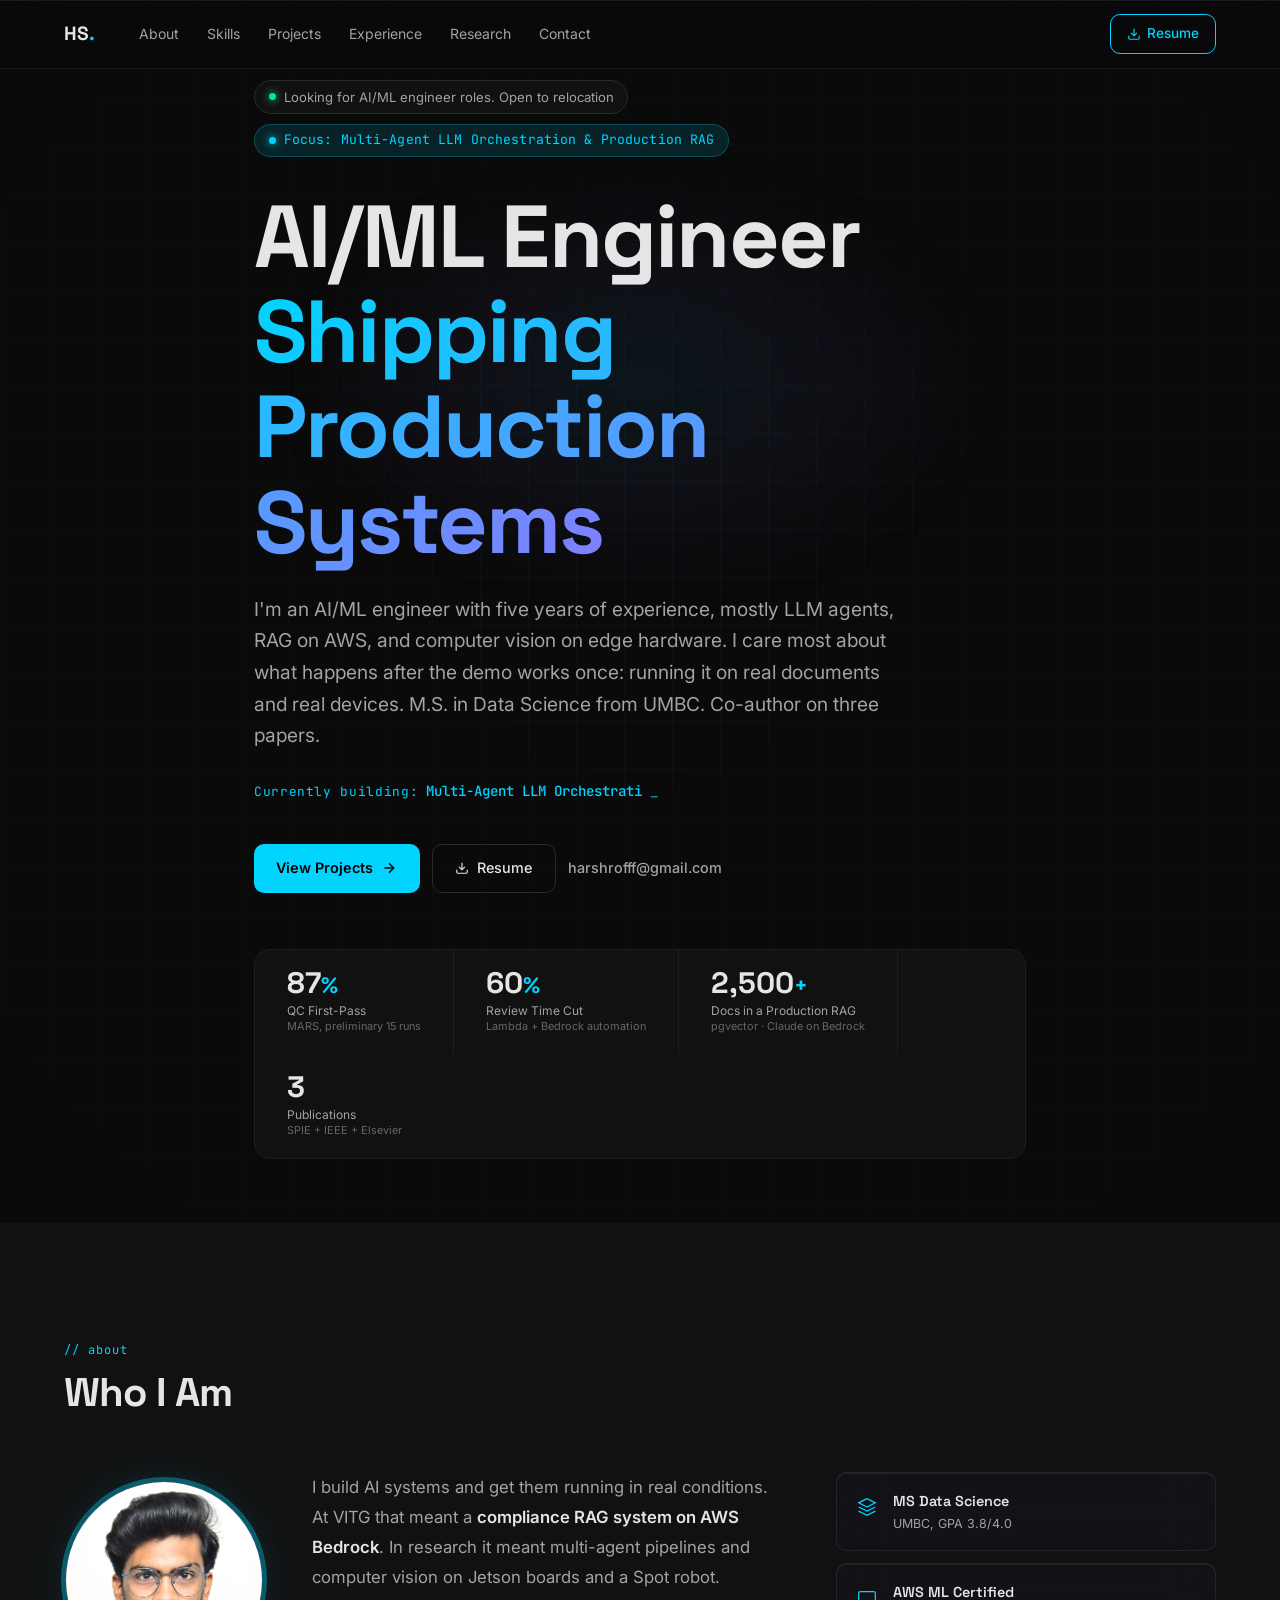
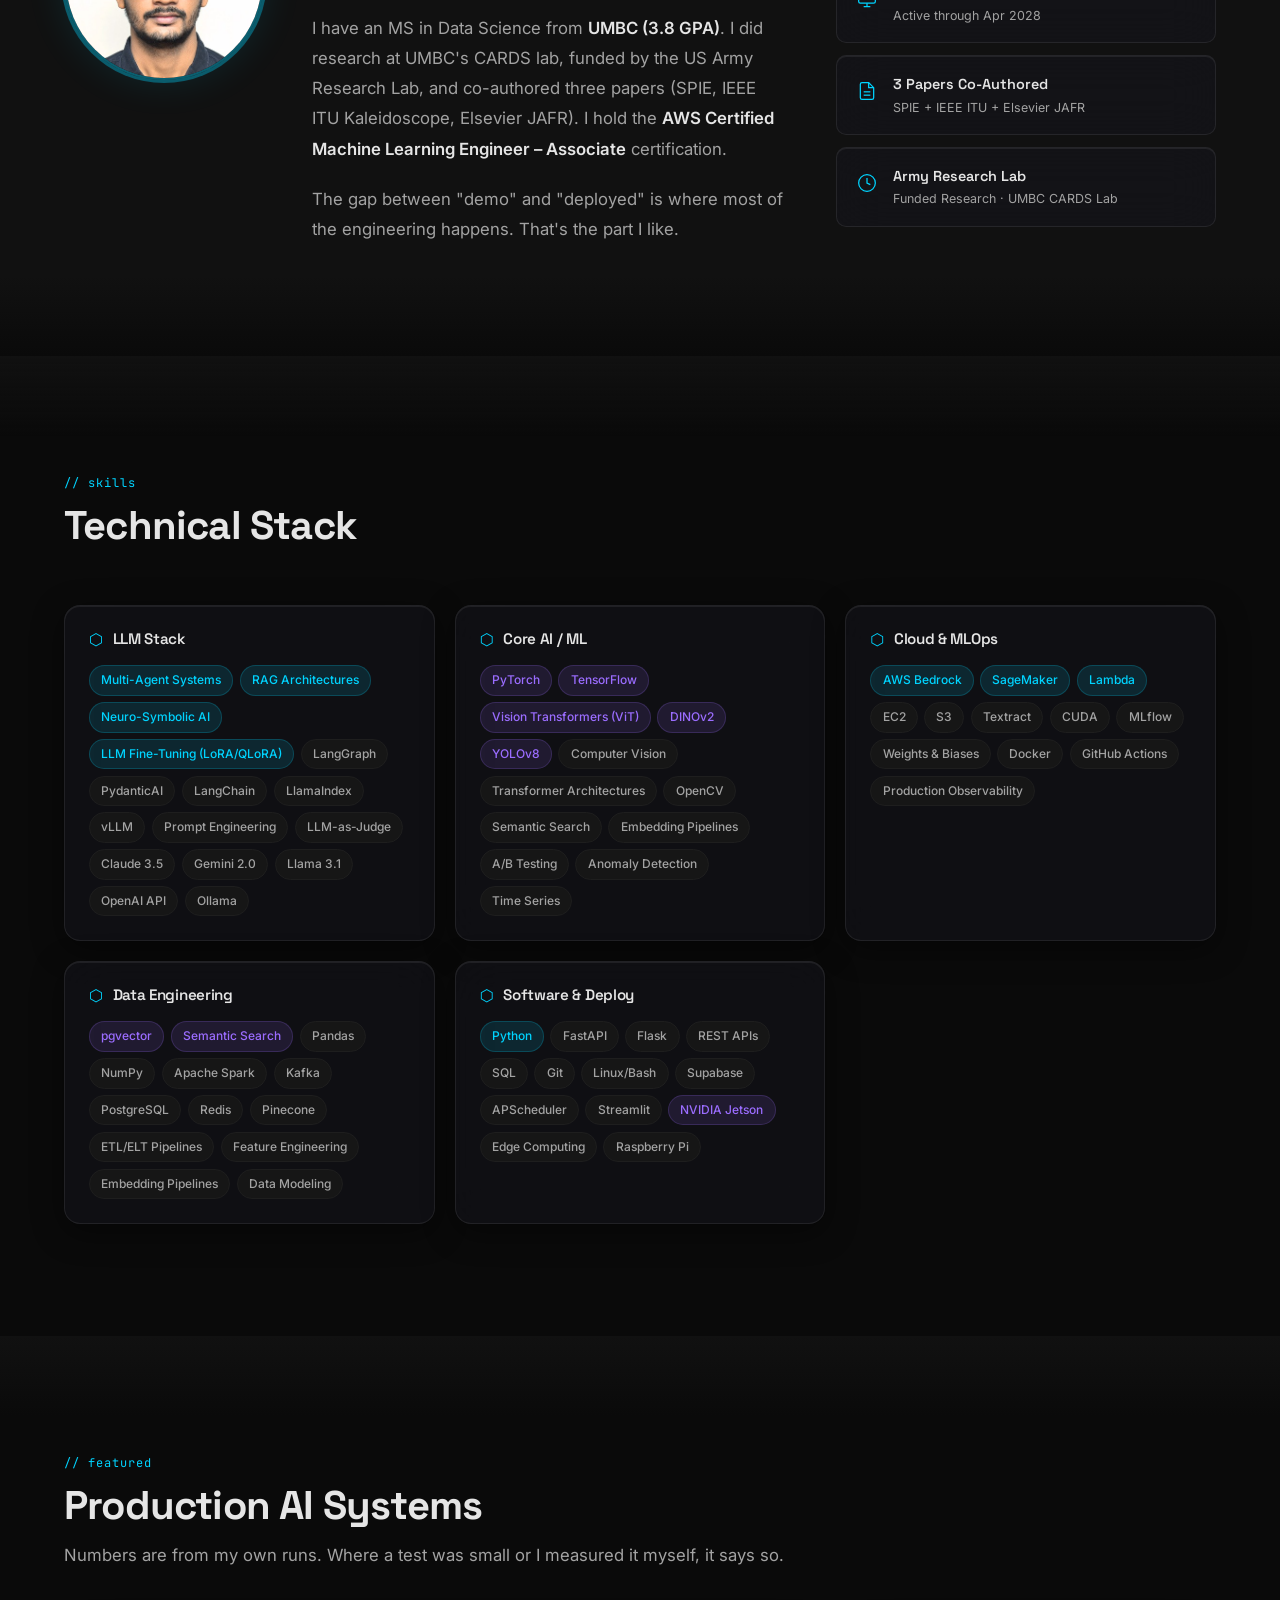
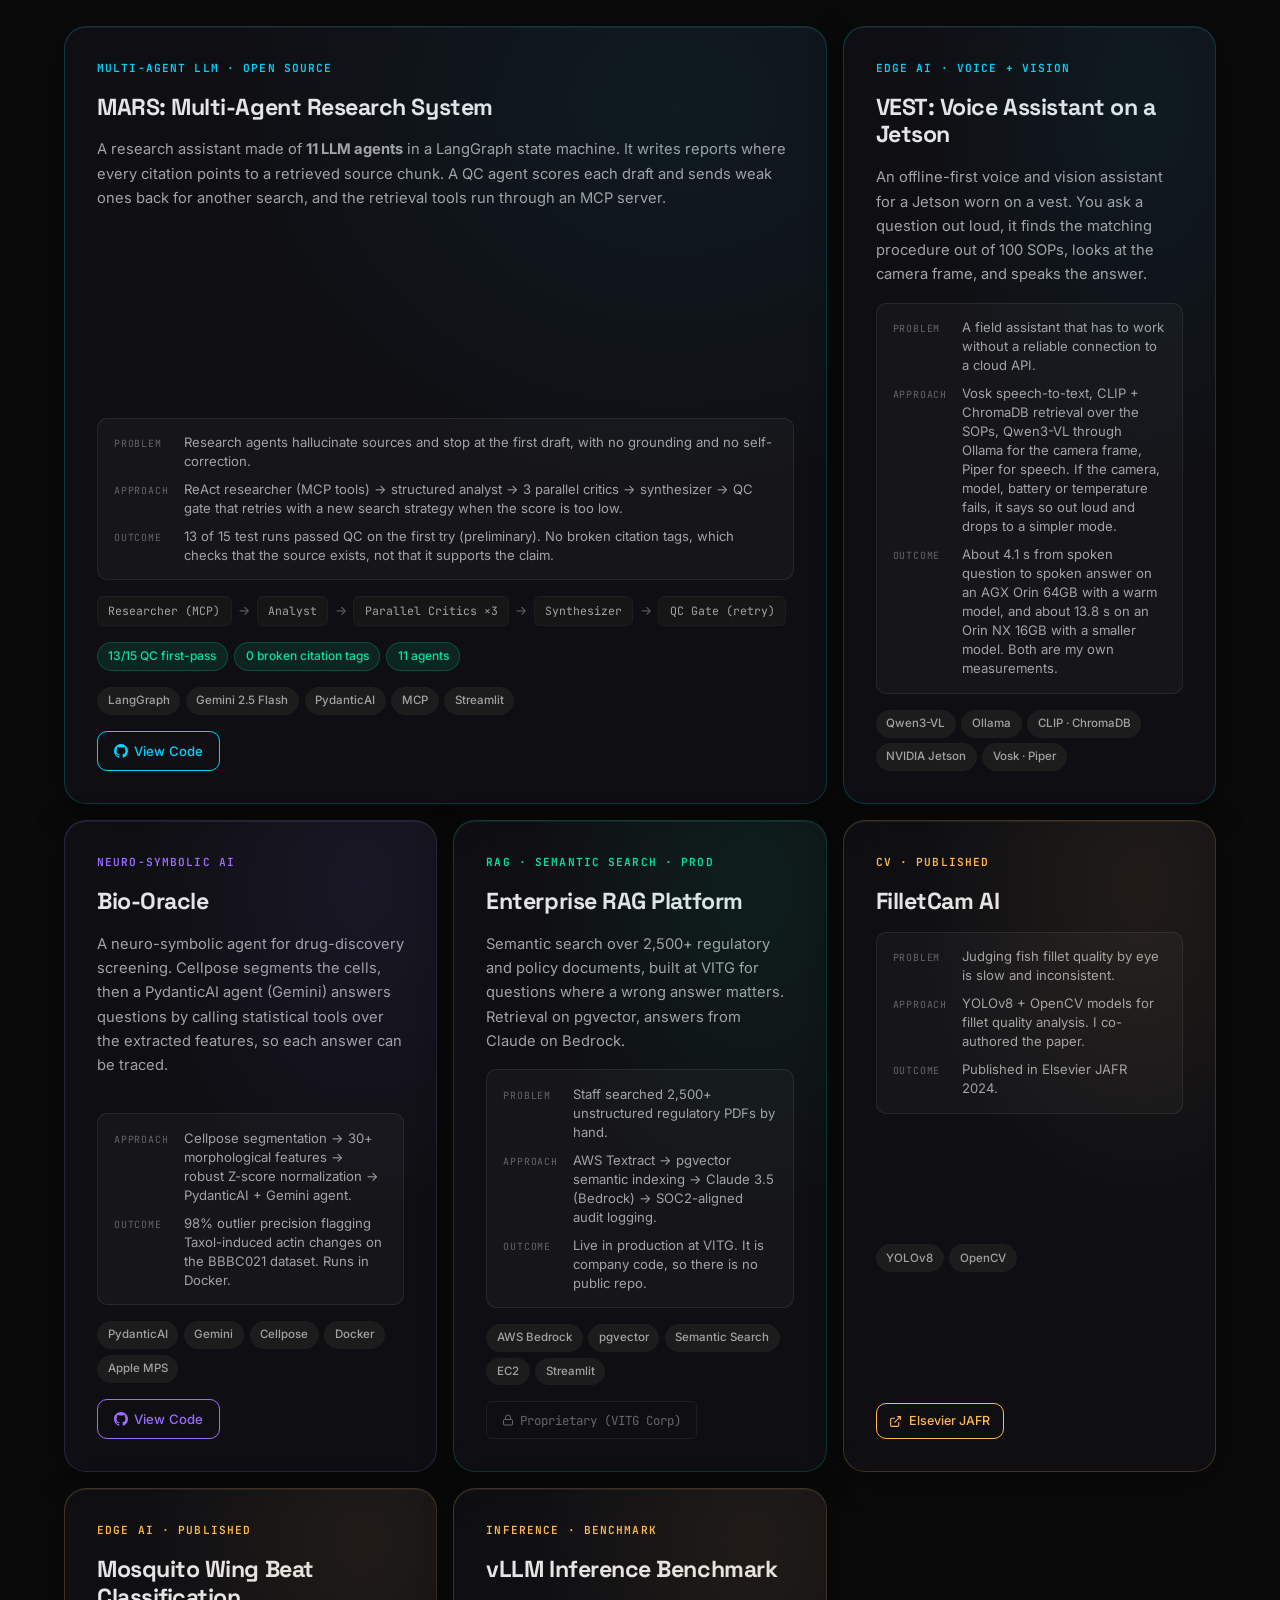
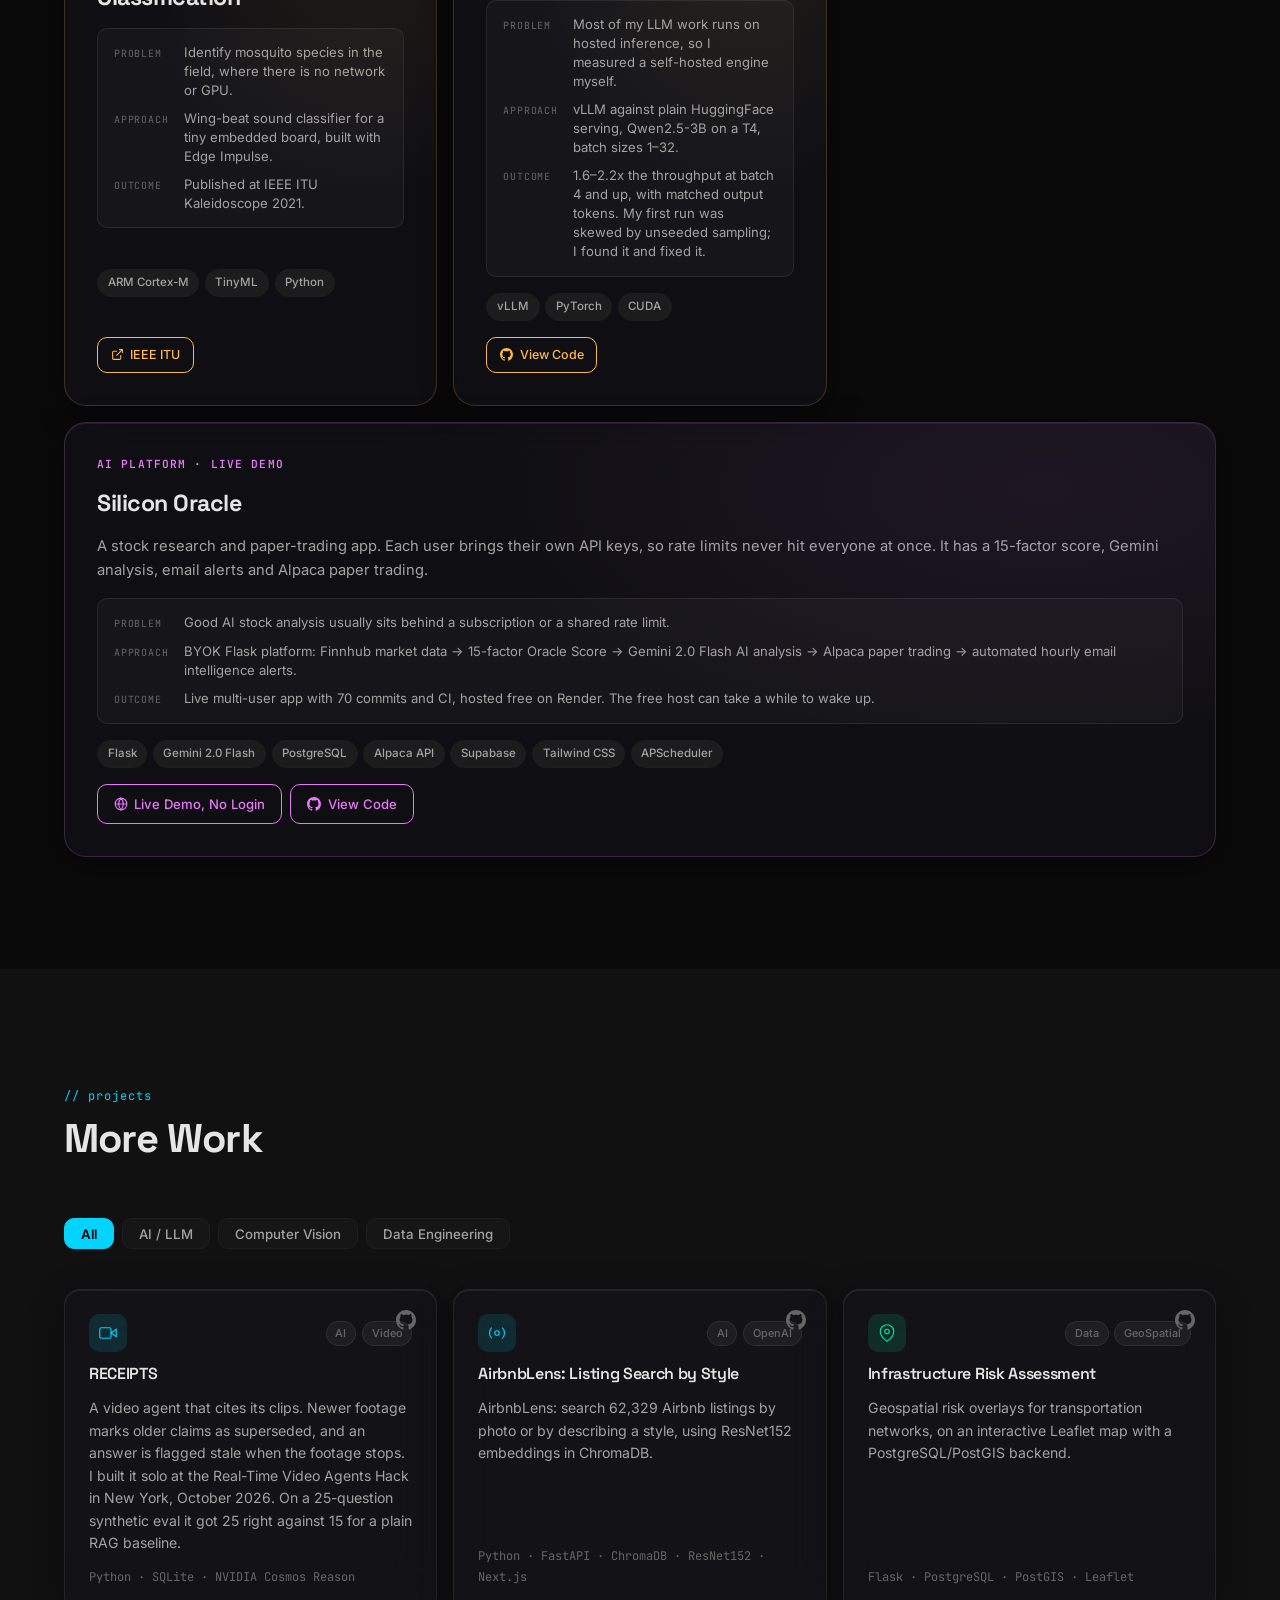
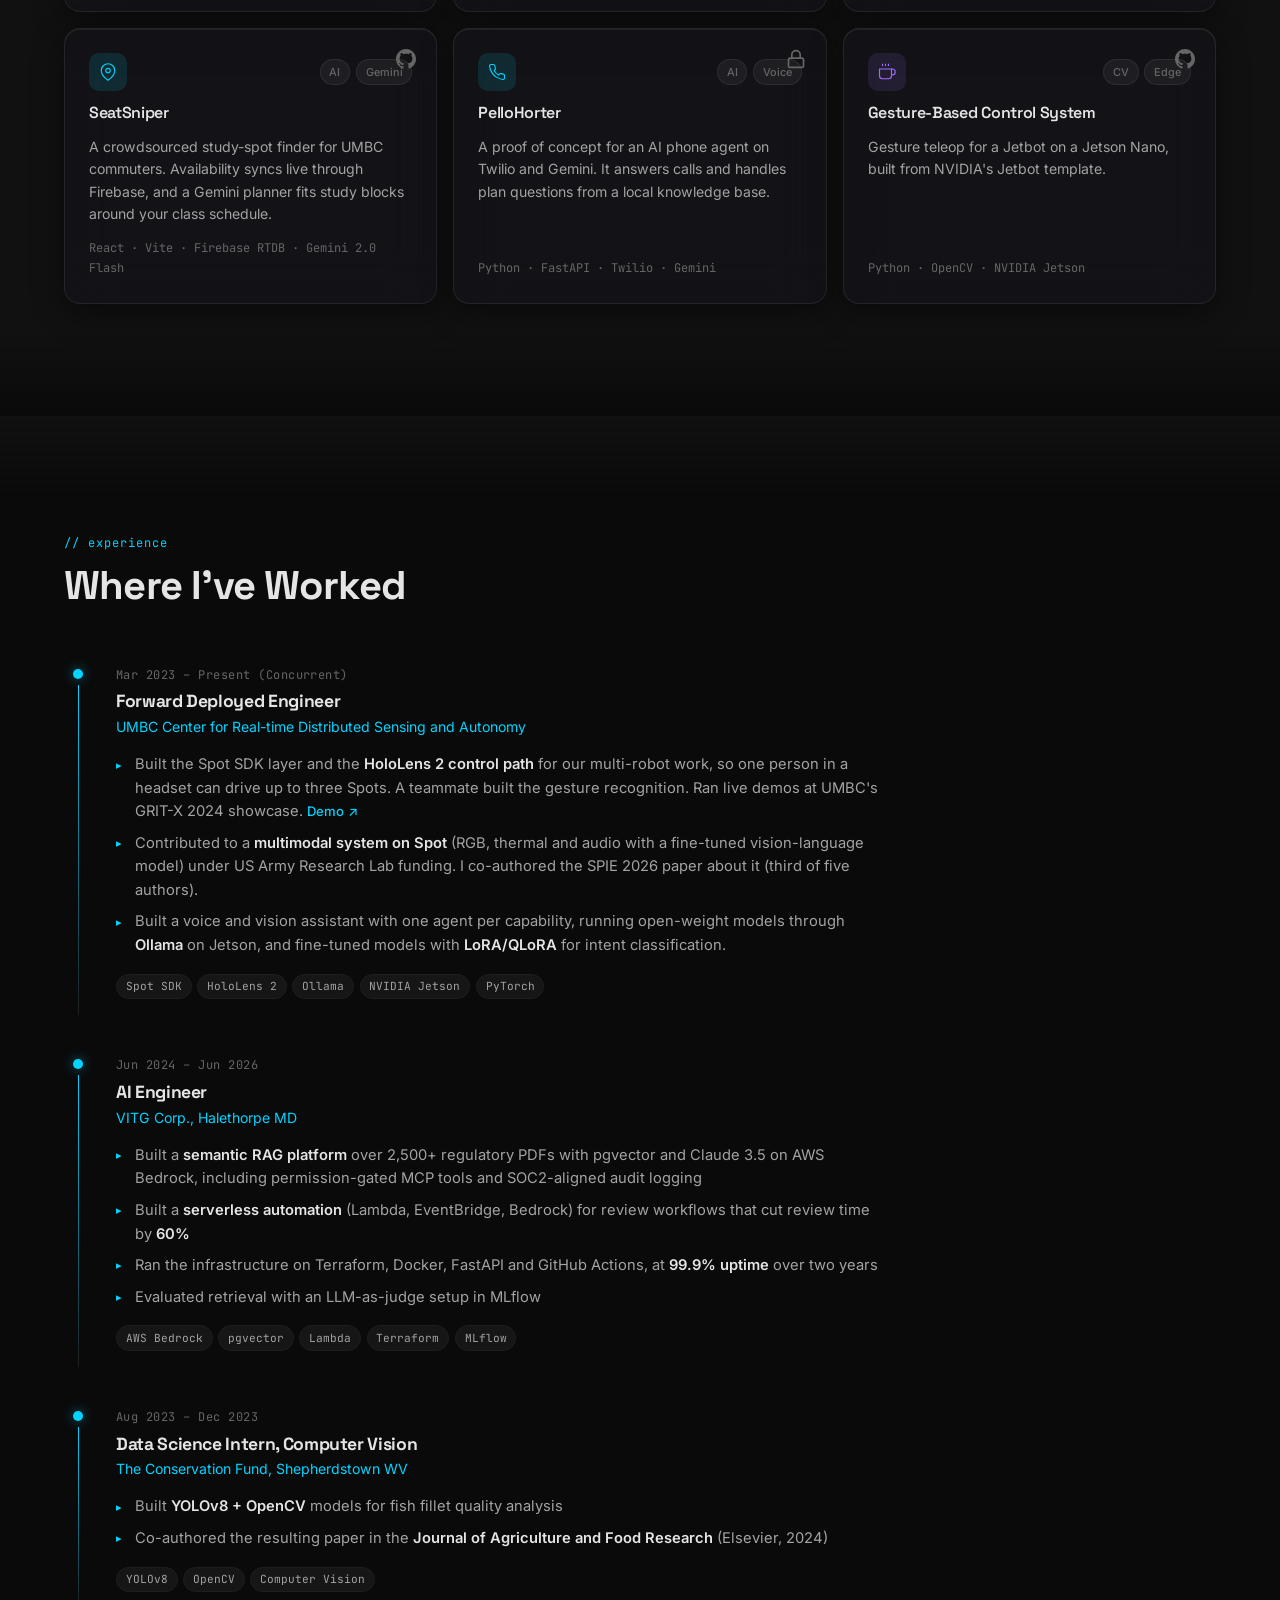
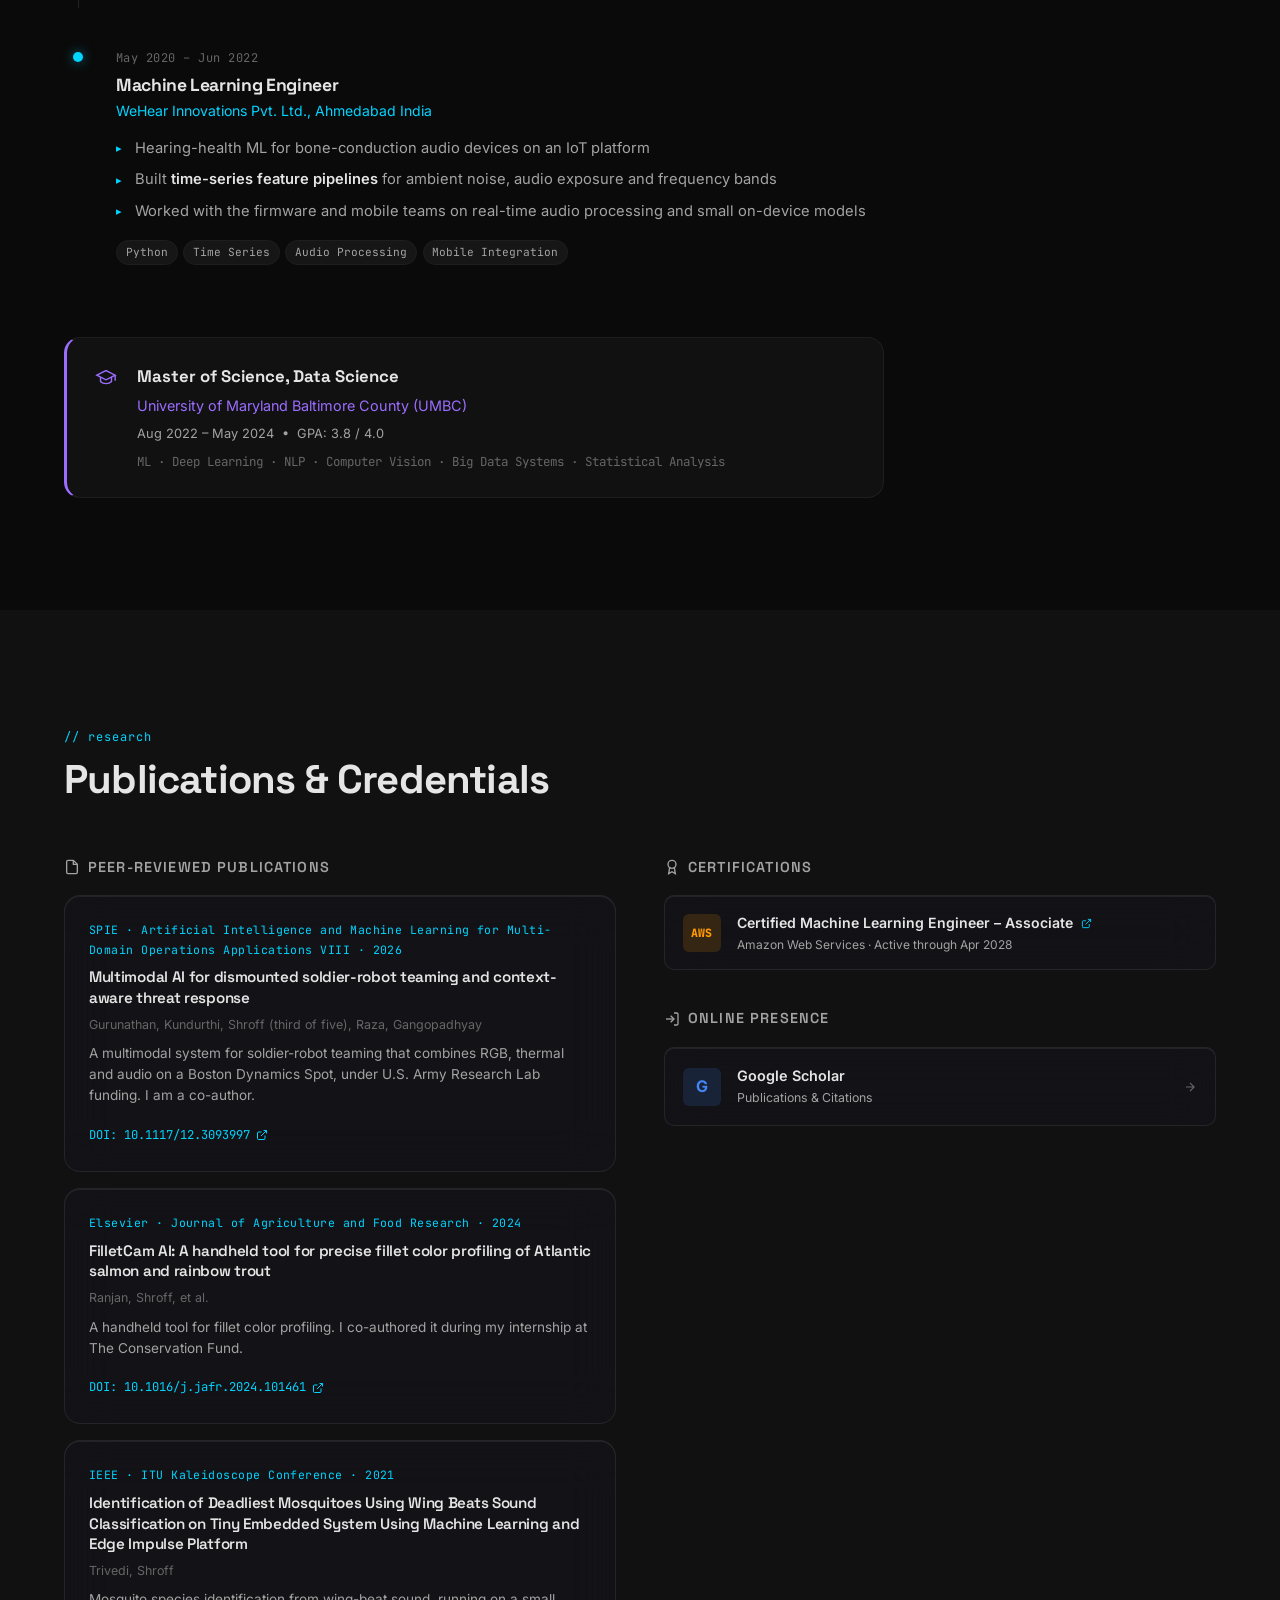
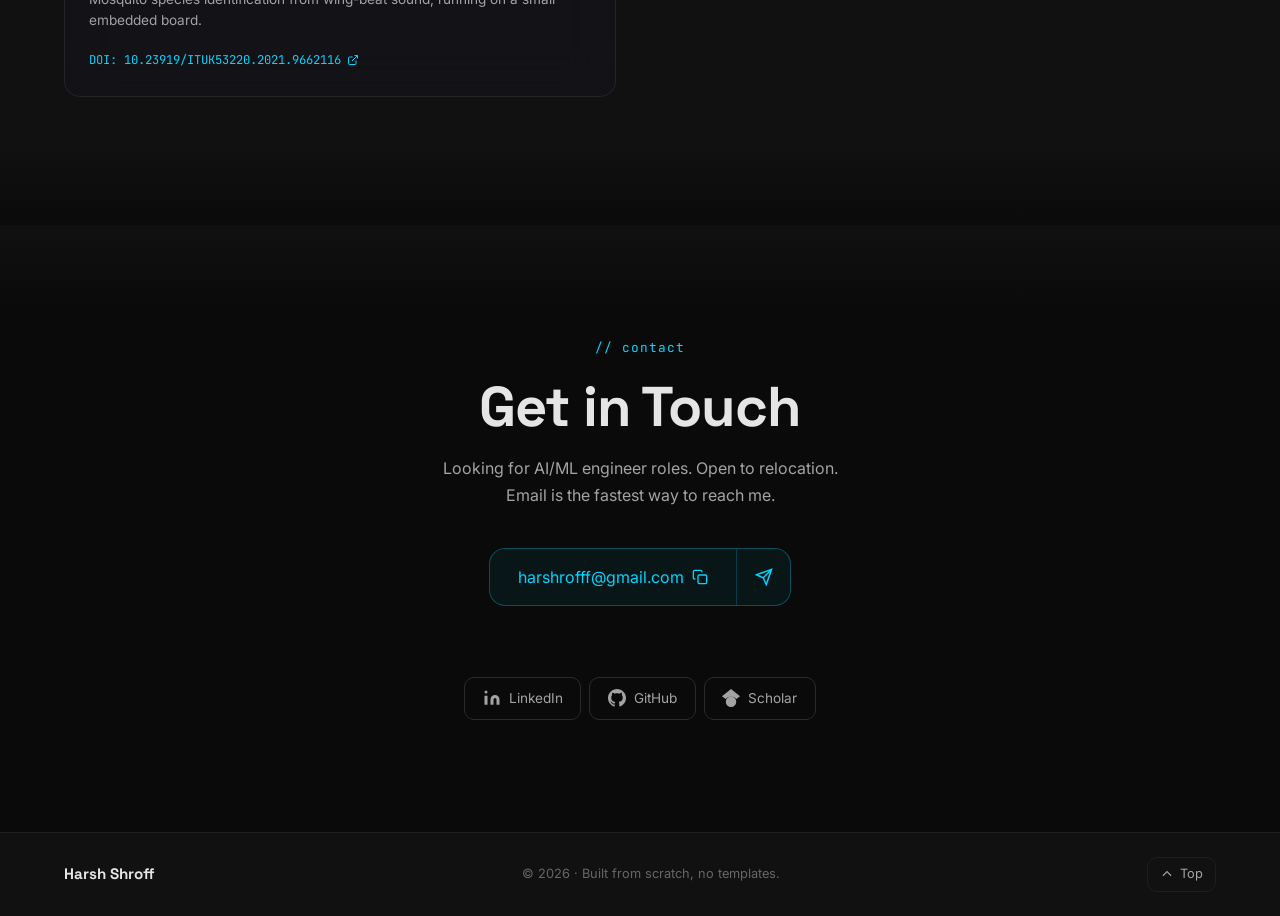
<file: index.html>
<!DOCTYPE html>
<html lang="en">
<head>
  <meta charset="UTF-8" />
  <meta name="viewport" content="width=device-width, initial-scale=1.0" />
  <title>Harsh Shroff | AI/ML Engineer</title>
  <meta name="description" content="AI/ML engineer with 5 years of experience: LLM agents, RAG on AWS, and computer vision on edge hardware. M.S. Data Science (UMBC), AWS ML certified, co-author on 3 papers." />
  <meta name="keywords" content="AI Engineer, ML Engineer, LLM, Multi-Agent Systems, RAG, AWS Bedrock, LangGraph, Fine-Tuning, LoRA, Data Science, Responsible AI, Production AI" />
  <meta name="author" content="Harsh Shroff" />
  <link rel="canonical" href="https://harshshroff.github.io/" />

  <!-- Open Graph -->
  <meta property="og:title" content="Harsh Shroff | AI/ML Engineer" />
  <meta property="og:description" content="AI/ML engineer: LLM agents, RAG on AWS, and computer vision on edge hardware. Co-author on 3 papers." />
  <meta property="og:type" content="website" />
  <meta property="og:url" content="https://harshshroff.github.io/" />
  <meta property="og:image" content="https://harshshroff.github.io/assets/img/profile.jpg" />

  <!-- Twitter -->
  <meta name="twitter:card" content="summary_large_image" />
  <meta name="twitter:title" content="Harsh Shroff | AI/ML Engineer" />

  <!-- Schema.org -->
  <script type="application/ld+json">
  {
    "@context": "https://schema.org",
    "@type": "Person",
    "name": "Harsh Shroff",
    "jobTitle": "AI/ML Engineer",
    "url": "https://harshshroff.github.io/",
    "email": "harshrofff@gmail.com",
    "sameAs": [
      "https://linkedin.com/in/harshroff/",
      "https://github.com/HarshShroff",
      "https://scholar.google.com/citations?user=n7mRqUkAAAAJ"
    ]
  }
  </script>

  <link rel="preconnect" href="https://fonts.googleapis.com" />
  <link rel="preconnect" href="https://fonts.gstatic.com" crossorigin />
  <link rel="preload" href="https://fonts.googleapis.com/css2?family=Inter:wght@300;400;500;600;700;800&family=Space+Grotesk:wght@400;500;600;700;800&family=JetBrains+Mono:wght@400;500&display=swap" as="style" onload="this.onload=null;this.rel='stylesheet'" />
  <noscript><link href="https://fonts.googleapis.com/css2?family=Inter:wght@300;400;500;600;700;800&family=Space+Grotesk:wght@400;500;600;700;800&family=JetBrains+Mono:wght@400;500&display=swap" rel="stylesheet" /></noscript>
  <link rel="icon" href="assets/img/favicon.ico" />
  <link rel="stylesheet" href="style.css" />
</head>
<body>

  <!-- Scroll progress -->
  <div id="scroll-progress" aria-hidden="true"></div>

  <!-- ═══ NAVIGATION ═══ -->
  <nav id="navbar" role="navigation" aria-label="Main">
    <div class="nav-inner">
      <a href="#hero" class="nav-logo" aria-label="Home">HS<span class="dot">.</span></a>

      <ul class="nav-links" role="list">
        <li><a href="#about" class="nav-link">About</a></li>
        <li><a href="#skills" class="nav-link">Skills</a></li>
        <li><a href="#featured" class="nav-link">Projects</a></li>
        <li><a href="#experience" class="nav-link">Experience</a></li>
        <li><a href="#research" class="nav-link">Research</a></li>
        <li><a href="#contact" class="nav-link">Contact</a></li>
      </ul>

      <div class="nav-right">
        <a href="assets/docs/Harsh_Shroff_Resume.pdf" class="btn-resume" download aria-label="Download Resume">
          <svg width="14" height="14" viewBox="0 0 24 24" fill="none" stroke="currentColor" stroke-width="2" aria-hidden="true"><path d="M21 15v4a2 2 0 0 1-2 2H5a2 2 0 0 1-2-2v-4"/><polyline points="7 10 12 15 17 10"/><line x1="12" y1="15" x2="12" y2="3"/></svg>
          Resume
        </a>
        <button class="nav-toggle" aria-label="Open menu" aria-expanded="false">
          <span></span><span></span><span></span>
        </button>
      </div>
    </div>
  </nav>

  <!-- ═══ HERO ═══ -->
  <section id="hero" aria-label="Introduction">
    <div class="hero-bg" aria-hidden="true">
      <div class="hero-grid"></div>
      <div class="hero-glow"></div>
    </div>

    <div class="container hero-inner">
      <div class="hero-chips reveal">
        <div class="hero-eyebrow">
          <span class="status-dot" aria-hidden="true"></span>
          Looking for AI/ML engineer roles. Open to relocation
        </div>
        <div class="hero-building">
          <span class="building-dot" aria-hidden="true"></span>
          Focus: Multi-Agent LLM Orchestration & Production RAG
        </div>
      </div>

      <h1 class="hero-title reveal reveal-delay-1">
        AI/ML Engineer<br>
        <span class="gradient-text">Shipping Production Systems</span>
      </h1>

      <p class="hero-sub reveal reveal-delay-2">
        I'm an AI/ML engineer with five years of experience, mostly LLM agents, RAG on AWS, and
        computer vision on edge hardware. I care most about what happens after the demo works once:
        running it on real documents and real devices. M.S. in Data Science from UMBC. Co-author on three papers.
      </p>

      <div class="hero-typed reveal reveal-delay-3" aria-live="polite">
        <span class="mono-label">Currently building:</span>
        <span id="typed-text" class="typed-word"></span><span class="typed-cursor" aria-hidden="true">_</span>
      </div>

      <div class="hero-ctas reveal reveal-delay-4">
        <a href="#featured" class="btn btn-primary">
          View Projects
          <svg width="16" height="16" viewBox="0 0 24 24" fill="none" stroke="currentColor" stroke-width="2" aria-hidden="true"><path d="M5 12h14M12 5l7 7-7 7"/></svg>
        </a>
        <a href="assets/docs/Harsh_Shroff_Resume.pdf" class="btn btn-outline" download>
          <svg width="14" height="14" viewBox="0 0 24 24" fill="none" stroke="currentColor" stroke-width="2" aria-hidden="true"><path d="M21 15v4a2 2 0 0 1-2 2H5a2 2 0 0 1-2-2v-4"/><polyline points="7 10 12 15 17 10"/><line x1="12" y1="15" x2="12" y2="3"/></svg>
          Resume
        </a>
        <a href="mailto:harshrofff@gmail.com" class="btn btn-ghost">
          harshrofff@gmail.com
        </a>
      </div>

      <div class="hero-stats reveal reveal-delay-5">
        <div class="stat-item">
          <div class="stat-num"><span class="count" data-target="87">0</span><span class="stat-unit">%</span></div>
          <div class="stat-label">QC First-Pass<br><span class="stat-sub">MARS, preliminary 15 runs</span></div>
        </div>
        <div class="stat-divider" aria-hidden="true"></div>
        <div class="stat-item">
          <div class="stat-num"><span class="count" data-target="60">0</span><span class="stat-unit">%</span></div>
          <div class="stat-label">Review Time Cut<br><span class="stat-sub">Lambda + Bedrock automation</span></div>
        </div>
        <div class="stat-divider" aria-hidden="true"></div>
        <div class="stat-item">
          <div class="stat-num"><span class="count" data-target="2500">0</span><span class="stat-unit">+</span></div>
          <div class="stat-label">Docs in a Production RAG<br><span class="stat-sub">pgvector · Claude on Bedrock</span></div>
        </div>
        <div class="stat-divider" aria-hidden="true"></div>
        <div class="stat-item">
          <div class="stat-num"><span class="count" data-target="3">0</span></div>
          <div class="stat-label">Publications<br><span class="stat-sub">SPIE + IEEE + Elsevier</span></div>
        </div>
      </div>
    </div>
  </section>

  <!-- ═══ ABOUT ═══ -->
  <section id="about" aria-label="About">
    <div class="container">
      <div class="section-header reveal">
        <span class="section-tag">// about</span>
        <h2 class="section-title">Who I Am</h2>
      </div>

      <div class="about-grid">
        <div class="about-photo-col reveal">
          <img src="assets/img/profile.jpg" class="about-photo" alt="Harsh Shroff | AI/ML Engineer" />
        </div>

        <div class="about-text reveal">
          <p>
            I build AI systems and get them running in real conditions. At VITG that meant a
            <strong>compliance RAG system on AWS Bedrock</strong>. In research it meant multi-agent
            pipelines and computer vision on Jetson boards and a Spot robot.
          </p>
          <p>
            I have an MS in Data Science from <strong>UMBC (3.8 GPA)</strong>. I did research at UMBC's
            CARDS lab, funded by the US Army Research Lab, and co-authored three papers
            (SPIE, IEEE ITU Kaleidoscope, Elsevier JAFR). I hold the
            <strong>AWS Certified Machine Learning Engineer &ndash; Associate</strong> certification.
          </p>
          <p>
            The gap between "demo" and "deployed" is where most of the engineering happens.
            That's the part I like.
          </p>
        </div>
        <div class="about-cards reveal reveal-delay-1">
          <div class="about-card">
            <div class="about-card-icon" aria-hidden="true">
              <svg width="20" height="20" viewBox="0 0 24 24" fill="none" stroke="currentColor" stroke-width="1.5"><path d="M12 2L2 7l10 5 10-5-10-5z"/><path d="M2 17l10 5 10-5"/><path d="M2 12l10 5 10-5"/></svg>
            </div>
            <div>
              <div class="about-card-title">MS Data Science</div>
              <div class="about-card-sub">UMBC, GPA 3.8/4.0</div>
            </div>
          </div>
          <div class="about-card">
            <div class="about-card-icon" aria-hidden="true">
              <svg width="20" height="20" viewBox="0 0 24 24" fill="none" stroke="currentColor" stroke-width="1.5"><rect x="2" y="3" width="20" height="14" rx="2"/><path d="M8 21h8M12 17v4"/></svg>
            </div>
            <div>
              <div class="about-card-title">AWS ML Certified</div>
              <div class="about-card-sub">Active through Apr 2028</div>
            </div>
          </div>
          <div class="about-card">
            <div class="about-card-icon" aria-hidden="true">
              <svg width="20" height="20" viewBox="0 0 24 24" fill="none" stroke="currentColor" stroke-width="1.5"><path d="M14 2H6a2 2 0 0 0-2 2v16a2 2 0 0 0 2 2h12a2 2 0 0 0 2-2V8z"/><polyline points="14 2 14 8 20 8"/><line x1="16" y1="13" x2="8" y2="13"/><line x1="16" y1="17" x2="8" y2="17"/></svg>
            </div>
            <div>
              <div class="about-card-title">3 Papers Co-Authored</div>
              <div class="about-card-sub">SPIE + IEEE ITU + Elsevier JAFR</div>
            </div>
          </div>
          <div class="about-card">
            <div class="about-card-icon" aria-hidden="true">
              <svg width="20" height="20" viewBox="0 0 24 24" fill="none" stroke="currentColor" stroke-width="1.5"><circle cx="12" cy="12" r="10"/><polyline points="12 6 12 12 16 14"/></svg>
            </div>
            <div>
              <div class="about-card-title">Army Research Lab</div>
              <div class="about-card-sub">Funded Research · UMBC CARDS Lab</div>
            </div>
          </div>
        </div>
      </div>
    </div>
  </section>

  <!-- ═══ SKILLS ═══ -->
  <section id="skills" aria-label="Skills">
    <div class="container">
      <div class="section-header reveal">
        <span class="section-tag">// skills</span>
        <h2 class="section-title">Technical Stack</h2>
      </div>

      <div class="skills-grid">
        <!-- LLM Stack -->
        <div class="skill-group reveal">
          <div class="skill-group-header">
            <span class="skill-group-icon" aria-hidden="true">⬡</span>
            <h3 class="skill-group-title">LLM Stack</h3>
          </div>
          <div class="skill-tags">
            <span class="tag tag-accent">Multi-Agent Systems</span>
            <span class="tag tag-accent">RAG Architectures</span>
            <span class="tag tag-accent">Neuro-Symbolic AI</span>
            <span class="tag tag-accent">LLM Fine-Tuning (LoRA/QLoRA)</span>
            <span class="tag">LangGraph</span>
            <span class="tag">PydanticAI</span>
            <span class="tag">LangChain</span>
            <span class="tag">LlamaIndex</span>
            <span class="tag">vLLM</span>
            <span class="tag">Prompt Engineering</span>
            <span class="tag">LLM-as-Judge</span>
            <span class="tag">Claude 3.5</span>
            <span class="tag">Gemini 2.0</span>
            <span class="tag">Llama 3.1</span>
            <span class="tag">OpenAI API</span>
            <span class="tag">Ollama</span>
          </div>
        </div>

        <!-- Core AI / ML -->
        <div class="skill-group reveal reveal-delay-1">
          <div class="skill-group-header">
            <span class="skill-group-icon" aria-hidden="true">⬡</span>
            <h3 class="skill-group-title">Core AI / ML</h3>
          </div>
          <div class="skill-tags">
            <span class="tag tag-purple">PyTorch</span>
            <span class="tag tag-purple">TensorFlow</span>
            <span class="tag tag-purple">Vision Transformers (ViT)</span>
            <span class="tag tag-purple">DINOv2</span>
            <span class="tag tag-purple">YOLOv8</span>
            <span class="tag">Computer Vision</span>
            <span class="tag">Transformer Architectures</span>
            <span class="tag">OpenCV</span>
            <span class="tag">Semantic Search</span>
            <span class="tag">Embedding Pipelines</span>
            <span class="tag">A/B Testing</span>
            <span class="tag">Anomaly Detection</span>
            <span class="tag">Time Series</span>
          </div>
        </div>

        <!-- Cloud & MLOps -->
        <div class="skill-group reveal reveal-delay-2">
          <div class="skill-group-header">
            <span class="skill-group-icon" aria-hidden="true">⬡</span>
            <h3 class="skill-group-title">Cloud &amp; MLOps</h3>
          </div>
          <div class="skill-tags">
            <span class="tag tag-accent">AWS Bedrock</span>
            <span class="tag tag-accent">SageMaker</span>
            <span class="tag tag-accent">Lambda</span>
            <span class="tag">EC2</span>
            <span class="tag">S3</span>
            <span class="tag">Textract</span>
            <span class="tag">CUDA</span>
            <span class="tag">MLflow</span>
            <span class="tag">Weights &amp; Biases</span>
            <span class="tag">Docker</span>
            <span class="tag">GitHub Actions</span>
            <span class="tag">Production Observability</span>
          </div>
        </div>

        <!-- Data Engineering -->
        <div class="skill-group reveal reveal-delay-3">
          <div class="skill-group-header">
            <span class="skill-group-icon" aria-hidden="true">⬡</span>
            <h3 class="skill-group-title">Data Engineering</h3>
          </div>
          <div class="skill-tags">
            <span class="tag tag-purple">pgvector</span>
            <span class="tag tag-purple">Semantic Search</span>
            <span class="tag">Pandas</span>
            <span class="tag">NumPy</span>
            <span class="tag">Apache Spark</span>
            <span class="tag">Kafka</span>
            <span class="tag">PostgreSQL</span>
            <span class="tag">Redis</span>
            <span class="tag">Pinecone</span>
            <span class="tag">ETL/ELT Pipelines</span>
            <span class="tag">Feature Engineering</span>
            <span class="tag">Embedding Pipelines</span>
            <span class="tag">Data Modeling</span>
          </div>
        </div>

        <!-- Software -->
        <div class="skill-group reveal reveal-delay-4">
          <div class="skill-group-header">
            <span class="skill-group-icon" aria-hidden="true">⬡</span>
            <h3 class="skill-group-title">Software &amp; Deploy</h3>
          </div>
          <div class="skill-tags">
            <span class="tag tag-accent">Python</span>
            <span class="tag">FastAPI</span>
            <span class="tag">Flask</span>
            <span class="tag">REST APIs</span>
            <span class="tag">SQL</span>
            <span class="tag">Git</span>
            <span class="tag">Linux/Bash</span>
            <span class="tag">Supabase</span>
            <span class="tag">APScheduler</span>
            <span class="tag">Streamlit</span>
            <span class="tag tag-purple">NVIDIA Jetson</span>
            <span class="tag">Edge Computing</span>
            <span class="tag">Raspberry Pi</span>
          </div>
        </div>
      </div>
    </div>
  </section>

  <!-- ═══ FEATURED PROJECTS — BENTO GRID ═══ -->
  <section id="featured" aria-label="Featured Projects">
    <div class="container">
      <div class="section-header reveal">
        <span class="section-tag">// featured</span>
        <h2 class="section-title">Production AI Systems</h2>
        <p class="section-desc">Numbers are from my own runs. Where a test was small or I measured it myself, it says so.</p>
      </div>

      <div class="bento-grid">

        <!-- CARD 1: MARS: Multi-Agent Research System (large, flagship) -->
        <article class="bento-card bento-large bento-blue reveal" aria-label="MARS Multi-Agent Research System">
          <div class="bento-card-tag">MULTI-AGENT LLM · OPEN SOURCE</div>
          <h3 class="bento-title">MARS: Multi-Agent Research System</h3>
          <p class="bento-desc">
            A research assistant made of <strong>11 LLM agents</strong> in a LangGraph state machine. It writes
            reports where every citation points to a retrieved source chunk. A QC agent scores each draft and
            sends weak ones back for another search, and the retrieval tools run through an MCP server.</p>
          <div class="bento-case">
            <div class="bento-case-row">
              <span class="case-label">Problem</span>
              <span class="case-text">Research agents hallucinate sources and stop at the first draft, with no grounding and no self-correction.</span>
            </div>
            <div class="bento-case-row">
              <span class="case-label">Approach</span>
              <span class="case-text">ReAct researcher (MCP tools) → structured analyst → 3 parallel critics → synthesizer → QC gate that retries with a new search strategy when the score is too low.</span>
            </div>
            <div class="bento-case-row">
              <span class="case-label">Outcome</span>
              <span class="case-text">13 of 15 test runs passed QC on the first try (preliminary). No broken citation tags, which checks that the source exists, not that it supports the claim.</span>
            </div>
          </div>
          <div class="bento-pipeline">
            <span class="pipeline-step">Researcher (MCP)</span>
            <span class="pipeline-arrow" aria-hidden="true">→</span>
            <span class="pipeline-step">Analyst</span>
            <span class="pipeline-arrow" aria-hidden="true">→</span>
            <span class="pipeline-step">Parallel Critics ×3</span>
            <span class="pipeline-arrow" aria-hidden="true">→</span>
            <span class="pipeline-step">Synthesizer</span>
            <span class="pipeline-arrow" aria-hidden="true">→</span>
            <span class="pipeline-step">QC Gate (retry)</span>
          </div>
          <div class="bento-impact">
            <span class="impact-chip">13/15 QC first-pass</span>
            <span class="impact-chip">0 broken citation tags</span>
            <span class="impact-chip">11 agents</span>
          </div>
          <div class="bento-tech">
            <span class="tech-tag">LangGraph</span>
            <span class="tech-tag">Gemini 2.5 Flash</span>
            <span class="tech-tag">PydanticAI</span>
            <span class="tech-tag">MCP</span>
            <span class="tech-tag">Streamlit</span>
          </div>
          <div class="bento-actions">
            <a href="https://github.com/HarshShroff/multi-agent-researcher" target="_blank" rel="noopener noreferrer" class="bento-btn">
              <svg width="14" height="14" viewBox="0 0 24 24" fill="currentColor" aria-hidden="true"><path d="M12 0c-6.626 0-12 5.373-12 12 0 5.302 3.438 9.8 8.207 11.387.599.111.793-.261.793-.577v-2.234c-3.338.726-4.033-1.416-4.033-1.416-.546-1.387-1.333-1.756-1.333-1.756-1.089-.745.083-.729.083-.729 1.205.084 1.839 1.237 1.839 1.237 1.07 1.834 2.807 1.304 3.492.997.107-.775.418-1.305.762-1.604-2.665-.305-5.467-1.334-5.467-5.931 0-1.311.469-2.381 1.236-3.221-.124-.303-.535-1.524.117-3.176 0 0 1.008-.322 3.301 1.23.957-.266 1.983-.399 3.003-.404 1.02.005 2.047.138 3.006.404 2.291-1.552 3.297-1.23 3.297-1.23.653 1.653.242 2.874.118 3.176.77.84 1.235 1.911 1.235 3.221 0 4.609-2.807 5.624-5.479 5.921.43.372.823 1.102.823 2.222v3.293c0 .319.192.694.801.576 4.765-1.589 8.199-6.086 8.199-11.386 0-6.627-5.373-12-12-12z"/></svg>
              View Code
            </a>
          </div>
        </article>

        <!-- CARD 1B: VEST (medium) -->
        <article class="bento-card bento-medium bento-blue reveal" aria-label="VEST project">
          <div class="bento-card-tag">EDGE AI · VOICE + VISION</div>
          <h3 class="bento-title">VEST: Voice Assistant on a Jetson</h3>
          <p class="bento-desc">
            An offline-first voice and vision assistant for a Jetson worn on a vest. You ask a question out loud,
            it finds the matching procedure out of 100 SOPs, looks at the camera frame, and speaks the answer.</p>
          <div class="bento-case">
            <div class="bento-case-row">
              <span class="case-label">Problem</span>
              <span class="case-text">A field assistant that has to work without a reliable connection to a cloud API.</span>
            </div>
            <div class="bento-case-row">
              <span class="case-label">Approach</span>
              <span class="case-text">Vosk speech-to-text, CLIP + ChromaDB retrieval over the SOPs, Qwen3-VL through Ollama for the camera frame, Piper for speech. If the camera, model, battery or temperature fails, it says so out loud and drops to a simpler mode.</span>
            </div>
            <div class="bento-case-row">
              <span class="case-label">Outcome</span>
              <span class="case-text">About 4.1 s from spoken question to spoken answer on an AGX Orin 64GB with a warm model, and about 13.8 s on an Orin NX 16GB with a smaller model. Both are my own measurements.</span>
            </div>
          </div>
          <div class="bento-tech">
            <span class="tech-tag">Qwen3-VL</span>
            <span class="tech-tag">Ollama</span>
            <span class="tech-tag">CLIP · ChromaDB</span>
            <span class="tech-tag">NVIDIA Jetson</span>
            <span class="tech-tag">Vosk · Piper</span>
          </div>
        </article>

        <!-- CARD 2: Bio-Oracle (medium) -->
        <article class="bento-card bento-medium bento-purple reveal-left reveal-delay-1" aria-label="Bio-Oracle project">
          <div class="bento-card-tag">NEURO-SYMBOLIC AI</div>
          <h3 class="bento-title">Bio-Oracle</h3>
          <p class="bento-desc">
            A neuro-symbolic agent for drug-discovery screening. Cellpose segments the cells, then a PydanticAI
            agent (Gemini) answers questions by calling statistical tools over the extracted features, so each answer can be traced.</p>
          <div class="bento-case">
            <div class="bento-case-row">
              <span class="case-label">Approach</span>
              <span class="case-text">Cellpose segmentation → 30+ morphological features → robust Z-score normalization → PydanticAI + Gemini agent.</span>
            </div>
            <div class="bento-case-row">
              <span class="case-label">Outcome</span>
              <span class="case-text">98% outlier precision flagging Taxol-induced actin changes on the BBBC021 dataset. Runs in Docker.</span>
            </div>
          </div>
          <div class="bento-tech">
            <span class="tech-tag">PydanticAI</span>
            <span class="tech-tag">Gemini</span>
            <span class="tech-tag">Cellpose</span>
            <span class="tech-tag">Docker</span>
            <span class="tech-tag">Apple MPS</span>
          </div>
          <div class="bento-actions">
            <a href="https://github.com/HarshShroff/Bio-Oracle" target="_blank" rel="noopener noreferrer" class="bento-btn">
              <svg width="14" height="14" viewBox="0 0 24 24" fill="currentColor" aria-hidden="true"><path d="M12 0c-6.626 0-12 5.373-12 12 0 5.302 3.438 9.8 8.207 11.387.599.111.793-.261.793-.577v-2.234c-3.338.726-4.033-1.416-4.033-1.416-.546-1.387-1.333-1.756-1.333-1.756-1.089-.745.083-.729.083-.729 1.205.084 1.839 1.237 1.839 1.237 1.07 1.834 2.807 1.304 3.492.997.107-.775.418-1.305.762-1.604-2.665-.305-5.467-1.334-5.467-5.931 0-1.311.469-2.381 1.236-3.221-.124-.303-.535-1.524.117-3.176 0 0 1.008-.322 3.301 1.23.957-.266 1.983-.399 3.003-.404 1.02.005 2.047.138 3.006.404 2.291-1.552 3.297-1.23 3.297-1.23.653 1.653.242 2.874.118 3.176.77.84 1.235 1.911 1.235 3.221 0 4.609-2.807 5.624-5.479 5.921.43.372.823 1.102.823 2.222v3.293c0 .319.192.694.801.576 4.765-1.589 8.199-6.086 8.199-11.386 0-6.627-5.373-12-12-12z"/></svg>
              View Code
            </a>
          </div>
        </article>

        <!-- CARD 3: Enterprise RAG -->
        <article class="bento-card bento-medium bento-green reveal-right reveal-delay-2" aria-label="Enterprise Document Intelligence project">
          <div class="bento-card-tag">RAG · SEMANTIC SEARCH · PROD</div>
          <h3 class="bento-title">Enterprise RAG Platform</h3>
          <p class="bento-desc">
            Semantic search over 2,500+ regulatory and policy documents, built at VITG for questions where a wrong answer matters. Retrieval on pgvector, answers from Claude on Bedrock.
          </p>
          <div class="bento-case">
            <div class="bento-case-row">
              <span class="case-label">Problem</span>
              <span class="case-text">Staff searched 2,500+ unstructured regulatory PDFs by hand.</span>
            </div>
            <div class="bento-case-row">
              <span class="case-label">Approach</span>
              <span class="case-text">AWS Textract → pgvector semantic indexing → Claude 3.5 (Bedrock) → SOC2-aligned audit logging.</span>
            </div>
            <div class="bento-case-row">
              <span class="case-label">Outcome</span>
              <span class="case-text">Live in production at VITG. It is company code, so there is no public repo.</span>
            </div>
          </div>
          <div class="bento-tech">
            <span class="tech-tag">AWS Bedrock</span>
            <span class="tech-tag">pgvector</span>
            <span class="tech-tag">Semantic Search</span>
            <span class="tech-tag">EC2</span>
            <span class="tech-tag">Streamlit</span>
          </div>
          <div class="bento-actions">
            <span class="bento-private">
              <svg width="12" height="12" viewBox="0 0 24 24" fill="none" stroke="currentColor" stroke-width="2" aria-hidden="true"><rect x="3" y="11" width="18" height="11" rx="2" ry="2"/><path d="M7 11V7a5 5 0 0 1 10 0v4"/></svg>
              Proprietary (VITG Corp)
            </span>
          </div>
        </article>

        <!-- CARD 4: FilletCam (published) -->
        <article class="bento-card bento-small bento-amber reveal-scale reveal-delay-3" aria-label="FilletCam AI project">
          <div class="bento-card-tag">CV · PUBLISHED</div>
          <h3 class="bento-title">FilletCam AI</h3>
          <div class="bento-case">
            <div class="bento-case-row">
              <span class="case-label">Problem</span>
              <span class="case-text">Judging fish fillet quality by eye is slow and inconsistent.</span>
            </div>
            <div class="bento-case-row">
              <span class="case-label">Approach</span>
              <span class="case-text">YOLOv8 + OpenCV models for fillet quality analysis. I co-authored the paper.</span>
            </div>
            <div class="bento-case-row">
              <span class="case-label">Outcome</span>
              <span class="case-text">Published in Elsevier JAFR 2024.</span>
            </div>
          </div>
          <div class="bento-tech">
            <span class="tech-tag">YOLOv8</span>
            <span class="tech-tag">OpenCV</span>
          </div>
          <div class="bento-actions">
            <a href="https://doi.org/10.1016/j.jafr.2024.101461" target="_blank" rel="noopener noreferrer" class="bento-btn bento-btn-sm">
              <svg width="13" height="13" viewBox="0 0 24 24" fill="none" stroke="currentColor" stroke-width="2" aria-hidden="true"><path d="M18 13v6a2 2 0 0 1-2 2H5a2 2 0 0 1-2-2V8a2 2 0 0 1 2-2h6"/><polyline points="15 3 21 3 21 9"/><line x1="10" y1="14" x2="21" y2="3"/></svg>
              Elsevier JAFR
            </a>
          </div>
        </article>

        <!-- CARD 5: Mosquito -->
        <article class="bento-card bento-small bento-amber reveal-scale reveal-delay-4" aria-label="Mosquito Identification project">
          <div class="bento-card-tag">EDGE AI · PUBLISHED</div>
          <h3 class="bento-title">Mosquito Wing Beat Classification</h3>
          <div class="bento-case">
            <div class="bento-case-row">
              <span class="case-label">Problem</span>
              <span class="case-text">Identify mosquito species in the field, where there is no network or GPU.</span>
            </div>
            <div class="bento-case-row">
              <span class="case-label">Approach</span>
              <span class="case-text">Wing-beat sound classifier for a tiny embedded board, built with Edge Impulse.</span>
            </div>
            <div class="bento-case-row">
              <span class="case-label">Outcome</span>
              <span class="case-text">Published at IEEE ITU Kaleidoscope 2021.</span>
            </div>
          </div>
          <div class="bento-tech">
            <span class="tech-tag">ARM Cortex-M</span>
            <span class="tech-tag">TinyML</span>
            <span class="tech-tag">Python</span>
          </div>
          <div class="bento-actions">
            <a href="https://doi.org/10.23919/ITUK53220.2021.9662116" target="_blank" rel="noopener noreferrer" class="bento-btn bento-btn-sm">
              <svg width="13" height="13" viewBox="0 0 24 24" fill="none" stroke="currentColor" stroke-width="2" aria-hidden="true"><path d="M18 13v6a2 2 0 0 1-2 2H5a2 2 0 0 1-2-2V8a2 2 0 0 1 2-2h6"/><polyline points="15 3 21 3 21 9"/><line x1="10" y1="14" x2="21" y2="3"/></svg>
              IEEE ITU
            </a>
          </div>
        </article>

        <!-- CARD 5B: vLLM Inference Benchmark -->
        <article class="bento-card bento-small bento-amber reveal-scale reveal-delay-4" aria-label="vLLM Inference Benchmark project">
          <div class="bento-card-tag">INFERENCE · BENCHMARK</div>
          <h3 class="bento-title">vLLM Inference Benchmark</h3>
          <div class="bento-case">
            <div class="bento-case-row">
              <span class="case-label">Problem</span>
              <span class="case-text">Most of my LLM work runs on hosted inference, so I measured a self-hosted engine myself.</span>
            </div>
            <div class="bento-case-row">
              <span class="case-label">Approach</span>
              <span class="case-text">vLLM against plain HuggingFace serving, Qwen2.5-3B on a T4, batch sizes 1–32.</span>
            </div>
            <div class="bento-case-row">
              <span class="case-label">Outcome</span>
              <span class="case-text">1.6–2.2x the throughput at batch 4 and up, with matched output tokens. My first run was skewed by unseeded sampling; I found it and fixed it.</span>
            </div>
          </div>
          <div class="bento-tech">
            <span class="tech-tag">vLLM</span>
            <span class="tech-tag">PyTorch</span>
            <span class="tech-tag">CUDA</span>
          </div>
          <div class="bento-actions">
            <a href="https://github.com/HarshShroff/vllm-inference-benchmark" target="_blank" rel="noopener noreferrer" class="bento-btn bento-btn-sm">
              <svg width="13" height="13" viewBox="0 0 24 24" fill="currentColor" aria-hidden="true"><path d="M12 0c-6.626 0-12 5.373-12 12 0 5.302 3.438 9.8 8.207 11.387.599.111.793-.261.793-.577v-2.234c-3.338.726-4.033-1.416-4.033-1.416-.546-1.387-1.333-1.756-1.333-1.756-1.089-.745.083-.729.083-.729 1.205.084 1.839 1.237 1.839 1.237 1.07 1.834 2.807 1.304 3.492.997.107-.775.418-1.305.762-1.604-2.665-.305-5.467-1.334-5.467-5.931 0-1.311.469-2.381 1.236-3.221-.124-.303-.535-1.524.117-3.176 0 0 1.008-.322 3.301 1.23.957-.266 1.983-.399 3.003-.404 1.02.005 2.047.138 3.006.404 2.291-1.552 3.297-1.23 3.297-1.23.653 1.653.242 2.874.118 3.176.77.84 1.235 1.911 1.235 3.221 0 4.609-2.807 5.624-5.479 5.921.43.372.823 1.102.823 2.222v3.293c0 .319.192.694.801.576 4.765-1.589 8.199-6.086 8.199-11.386 0-6.627-5.373-12-12-12z"/></svg>
              View Code
            </a>
          </div>
        </article>

        <!-- CARD 6: Silicon Oracle (full row) -->
        <article class="bento-card bento-wide bento-rose reveal" aria-label="Silicon Oracle project">
          <div class="bento-card-tag">AI PLATFORM · LIVE DEMO</div>
          <h3 class="bento-title">Silicon Oracle</h3>
          <p class="bento-desc">
            A stock research and paper-trading app. Each user brings their own API keys, so rate limits never hit everyone at once. It has a 15-factor score, Gemini analysis, email alerts and Alpaca paper trading.
          </p>
          <div class="bento-case">
            <div class="bento-case-row">
              <span class="case-label">Problem</span>
              <span class="case-text">Good AI stock analysis usually sits behind a subscription or a shared rate limit.</span>
            </div>
            <div class="bento-case-row">
              <span class="case-label">Approach</span>
              <span class="case-text">BYOK Flask platform: Finnhub market data → 15-factor Oracle Score → Gemini 2.0 Flash AI analysis → Alpaca paper trading → automated hourly email intelligence alerts.</span>
            </div>
            <div class="bento-case-row">
              <span class="case-label">Outcome</span>
              <span class="case-text">Live multi-user app with 70 commits and CI, hosted free on Render. The free host can take a while to wake up.</span>
            </div>
          </div>
          <div class="bento-tech">
            <span class="tech-tag">Flask</span>
            <span class="tech-tag">Gemini 2.0 Flash</span>
            <span class="tech-tag">PostgreSQL</span>
            <span class="tech-tag">Alpaca API</span>
            <span class="tech-tag">Supabase</span>
            <span class="tech-tag">Tailwind CSS</span>
            <span class="tech-tag">APScheduler</span>
          </div>
          <div class="bento-actions">
            <a href="https://silicon-oracle.onrender.com/demo" target="_blank" rel="noopener noreferrer" class="bento-btn">
              <svg width="14" height="14" viewBox="0 0 24 24" fill="none" stroke="currentColor" stroke-width="2" aria-hidden="true"><circle cx="12" cy="12" r="10"/><line x1="2" y1="12" x2="22" y2="12"/><path d="M12 2a15.3 15.3 0 0 1 4 10 15.3 15.3 0 0 1-4 10 15.3 15.3 0 0 1-4-10 15.3 15.3 0 0 1 4-10z"/></svg>
              Live Demo, No Login
            </a>
            <a href="https://github.com/HarshShroff/Silicon-Oracle" target="_blank" rel="noopener noreferrer" class="bento-btn">
              <svg width="14" height="14" viewBox="0 0 24 24" fill="currentColor" aria-hidden="true"><path d="M12 0c-6.626 0-12 5.373-12 12 0 5.302 3.438 9.8 8.207 11.387.599.111.793-.261.793-.577v-2.234c-3.338.726-4.033-1.416-4.033-1.416-.546-1.387-1.333-1.756-1.333-1.756-1.089-.745.083-.729.083-.729 1.205.084 1.839 1.237 1.839 1.237 1.07 1.834 2.807 1.304 3.492.997.107-.775.418-1.305.762-1.604-2.665-.305-5.467-1.334-5.467-5.931 0-1.311.469-2.381 1.236-3.221-.124-.303-.535-1.524.117-3.176 0 0 1.008-.322 3.301 1.23.957-.266 1.983-.399 3.003-.404 1.02.005 2.047.138 3.006.404 2.291-1.552 3.297-1.23 3.297-1.23.653 1.653.242 2.874.118 3.176.77.84 1.235 1.911 1.235 3.221 0 4.609-2.807 5.624-5.479 5.921.43.372.823 1.102.823 2.222v3.293c0 .319.192.694.801.576 4.765-1.589 8.199-6.086 8.199-11.386 0-6.627-5.373-12-12-12z"/></svg>
              View Code
            </a>
          </div>
        </article>

      </div>
    </div>
  </section>

  <!-- ═══ MORE PROJECTS ═══ -->
  <section id="projects" aria-label="All Projects">
    <div class="container">
      <div class="section-header reveal">
        <span class="section-tag">// projects</span>
        <h2 class="section-title">More Work</h2>
      </div>

      <div class="filter-bar reveal">
        <button class="filter-btn active" data-filter="all">All</button>
        <button class="filter-btn" data-filter="ai">AI / LLM</button>
        <button class="filter-btn" data-filter="cv">Computer Vision</button>
        <button class="filter-btn" data-filter="data">Data Engineering</button>
      </div>

      <div class="projects-grid" id="projects-grid">

        <article class="project-card reveal" data-category="ai" aria-label="RECEIPTS">
          <div class="project-card-header">
            <div class="project-card-icon ai-icon" aria-hidden="true">
              <svg width="18" height="18" viewBox="0 0 24 24" fill="none" stroke="currentColor" stroke-width="1.5"><polygon points="23 7 16 12 23 17 23 7"/><rect x="1" y="5" width="15" height="14" rx="2" ry="2"/></svg>
            </div>
            <div class="project-card-tags">
              <span class="tag-sm">AI</span>
              <span class="tag-sm">Video</span>
            </div>
          </div>
          <h3 class="project-card-title">RECEIPTS</h3>
          <p class="project-card-desc">
            A video agent that cites its clips. Newer footage marks older claims as superseded, and an answer is flagged stale when the footage stops. I built it solo at the Real-Time Video Agents Hack in New York, October 2026. On a 25-question synthetic eval it got 25 right against 15 for a plain RAG baseline.
          </p>
          <div class="project-stack">Python · SQLite · NVIDIA Cosmos Reason</div>
          <a href="https://github.com/HarshShroff/receipts-vast-hack" target="_blank" rel="noopener noreferrer" class="project-link" aria-label="View code">
            <svg width="14" height="14" viewBox="0 0 24 24" fill="currentColor" aria-hidden="true"><path d="M12 0c-6.626 0-12 5.373-12 12 0 5.302 3.438 9.8 8.207 11.387.599.111.793-.261.793-.577v-2.234c-3.338.726-4.033-1.416-4.033-1.416-.546-1.387-1.333-1.756-1.333-1.756-1.089-.745.083-.729.083-.729 1.205.084 1.839 1.237 1.839 1.237 1.07 1.834 2.807 1.304 3.492.997.107-.775.418-1.305.762-1.604-2.665-.305-5.467-1.334-5.467-5.931 0-1.311.469-2.381 1.236-3.221-.124-.303-.535-1.524.117-3.176 0 0 1.008-.322 3.301 1.23.957-.266 1.983-.399 3.003-.404 1.02.005 2.047.138 3.006.404 2.291-1.552 3.297-1.23 3.297-1.23.653 1.653.242 2.874.118 3.176.77.84 1.235 1.911 1.235 3.221 0 4.609-2.807 5.624-5.479 5.921.43.372.823 1.102.823 2.222v3.293c0 .319.192.694.801.576 4.765-1.589 8.199-6.086 8.199-11.386 0-6.627-5.373-12-12-12z"/></svg>
          </a>
        </article>

        <article class="project-card reveal" data-category="ai" aria-label="AirbnbLens: Listing Search by Style">
          <div class="project-card-header">
            <div class="project-card-icon ai-icon" aria-hidden="true">
              <svg width="18" height="18" viewBox="0 0 24 24" fill="none" stroke="currentColor" stroke-width="1.5"><circle cx="12" cy="12" r="3"/><path d="M19.07 4.93a10 10 0 0 1 0 14.14M4.93 4.93a10 10 0 0 0 0 14.14"/></svg>
            </div>
            <div class="project-card-tags">
              <span class="tag-sm">AI</span>
              <span class="tag-sm">OpenAI</span>
            </div>
          </div>
          <h3 class="project-card-title">AirbnbLens: Listing Search by Style</h3>
          <p class="project-card-desc">
            AirbnbLens: search 62,329 Airbnb listings by photo or by describing a style, using ResNet152 embeddings in ChromaDB.
          </p>
          <div class="project-stack">Python · FastAPI · ChromaDB · ResNet152 · Next.js</div>
          <a href="https://github.com/HarshShroff/AirbnbLens_CapturingYourStyle" target="_blank" rel="noopener noreferrer" class="project-link" aria-label="View code">
            <svg width="14" height="14" viewBox="0 0 24 24" fill="currentColor" aria-hidden="true"><path d="M12 0c-6.626 0-12 5.373-12 12 0 5.302 3.438 9.8 8.207 11.387.599.111.793-.261.793-.577v-2.234c-3.338.726-4.033-1.416-4.033-1.416-.546-1.387-1.333-1.756-1.333-1.756-1.089-.745.083-.729.083-.729 1.205.084 1.839 1.237 1.839 1.237 1.07 1.834 2.807 1.304 3.492.997.107-.775.418-1.305.762-1.604-2.665-.305-5.467-1.334-5.467-5.931 0-1.311.469-2.381 1.236-3.221-.124-.303-.535-1.524.117-3.176 0 0 1.008-.322 3.301 1.23.957-.266 1.983-.399 3.003-.404 1.02.005 2.047.138 3.006.404 2.291-1.552 3.297-1.23 3.297-1.23.653 1.653.242 2.874.118 3.176.77.84 1.235 1.911 1.235 3.221 0 4.609-2.807 5.624-5.479 5.921.43.372.823 1.102.823 2.222v3.293c0 .319.192.694.801.576 4.765-1.589 8.199-6.086 8.199-11.386 0-6.627-5.373-12-12-12z"/></svg>
          </a>
        </article>

        <article class="project-card reveal reveal-delay-1" data-category="data" aria-label="Infrastructure Risk Assessment">
          <div class="project-card-header">
            <div class="project-card-icon data-icon" aria-hidden="true">
              <svg width="18" height="18" viewBox="0 0 24 24" fill="none" stroke="currentColor" stroke-width="1.5"><path d="M21 10c0 7-9 13-9 13s-9-6-9-13a9 9 0 0 1 18 0z"/><circle cx="12" cy="10" r="3"/></svg>
            </div>
            <div class="project-card-tags">
              <span class="tag-sm">Data</span>
              <span class="tag-sm">GeoSpatial</span>
            </div>
          </div>
          <h3 class="project-card-title">Infrastructure Risk Assessment</h3>
          <p class="project-card-desc">
            Geospatial risk overlays for transportation networks, on an interactive Leaflet map with a PostgreSQL/PostGIS backend.
          </p>
          <div class="project-stack">Flask · PostgreSQL · PostGIS · Leaflet</div>
          <a href="https://github.com/HarshShroff/Real-Time-Infrastructure-Risk-Assessment-for-Transportation-Networks" target="_blank" rel="noopener noreferrer" class="project-link" aria-label="View code">
            <svg width="14" height="14" viewBox="0 0 24 24" fill="currentColor" aria-hidden="true"><path d="M12 0c-6.626 0-12 5.373-12 12 0 5.302 3.438 9.8 8.207 11.387.599.111.793-.261.793-.577v-2.234c-3.338.726-4.033-1.416-4.033-1.416-.546-1.387-1.333-1.756-1.333-1.756-1.089-.745.083-.729.083-.729 1.205.084 1.839 1.237 1.839 1.237 1.07 1.834 2.807 1.304 3.492.997.107-.775.418-1.305.762-1.604-2.665-.305-5.467-1.334-5.467-5.931 0-1.311.469-2.381 1.236-3.221-.124-.303-.535-1.524.117-3.176 0 0 1.008-.322 3.301 1.23.957-.266 1.983-.399 3.003-.404 1.02.005 2.047.138 3.006.404 2.291-1.552 3.297-1.23 3.297-1.23.653 1.653.242 2.874.118 3.176.77.84 1.235 1.911 1.235 3.221 0 4.609-2.807 5.624-5.479 5.921.43.372.823 1.102.823 2.222v3.293c0 .319.192.694.801.576 4.765-1.589 8.199-6.086 8.199-11.386 0-6.627-5.373-12-12-12z"/></svg>
          </a>
        </article>

        <article class="project-card reveal" data-category="ai" aria-label="SeatSniper">
          <div class="project-card-header">
            <div class="project-card-icon ai-icon" aria-hidden="true">
              <svg width="18" height="18" viewBox="0 0 24 24" fill="none" stroke="currentColor" stroke-width="1.5"><path d="M21 10c0 7-9 13-9 13s-9-6-9-13a9 9 0 0 1 18 0z"/><circle cx="12" cy="10" r="3"/></svg>
            </div>
            <div class="project-card-tags">
              <span class="tag-sm">AI</span>
              <span class="tag-sm">Gemini</span>
            </div>
          </div>
          <h3 class="project-card-title">SeatSniper</h3>
          <p class="project-card-desc">
            A crowdsourced study-spot finder for UMBC commuters. Availability syncs live through Firebase, and a Gemini planner fits study blocks around your class schedule.
          </p>
          <div class="project-stack">React · Vite · Firebase RTDB · Gemini 2.0 Flash</div>
          <a href="https://github.com/HarshShroff/seatsniper" target="_blank" rel="noopener noreferrer" class="project-link" aria-label="View code">
            <svg width="14" height="14" viewBox="0 0 24 24" fill="currentColor" aria-hidden="true"><path d="M12 0c-6.626 0-12 5.373-12 12 0 5.302 3.438 9.8 8.207 11.387.599.111.793-.261.793-.577v-2.234c-3.338.726-4.033-1.416-4.033-1.416-.546-1.387-1.333-1.756-1.333-1.756-1.089-.745.083-.729.083-.729 1.205.084 1.839 1.237 1.839 1.237 1.07 1.834 2.807 1.304 3.492.997.107-.775.418-1.305.762-1.604-2.665-.305-5.467-1.334-5.467-5.931 0-1.311.469-2.381 1.236-3.221-.124-.303-.535-1.524.117-3.176 0 0 1.008-.322 3.301 1.23.957-.266 1.983-.399 3.003-.404 1.02.005 2.047.138 3.006.404 2.291-1.552 3.297-1.23 3.297-1.23.653 1.653.242 2.874.118 3.176.77.84 1.235 1.911 1.235 3.221 0 4.609-2.807 5.624-5.479 5.921.43.372.823 1.102.823 2.222v3.293c0 .319.192.694.801.576 4.765-1.589 8.199-6.086 8.199-11.386 0-6.627-5.373-12-12-12z"/></svg>
          </a>
        </article>

        <article class="project-card reveal reveal-delay-1" data-category="ai" aria-label="PelloHorter">
          <div class="project-card-header">
            <div class="project-card-icon ai-icon" aria-hidden="true">
              <svg width="18" height="18" viewBox="0 0 24 24" fill="none" stroke="currentColor" stroke-width="1.5"><path d="M22 16.92v3a2 2 0 0 1-2.18 2 19.79 19.79 0 0 1-8.63-3.07 19.5 19.5 0 0 1-6-6 19.79 19.79 0 0 1-3.07-8.67A2 2 0 0 1 4.11 2h3a2 2 0 0 1 2 1.72c.13.96.36 1.9.7 2.81a2 2 0 0 1-.45 2.11L8.09 9.91a16 16 0 0 0 6 6l1.27-1.27a2 2 0 0 1 2.11-.45c.91.34 1.85.57 2.81.7A2 2 0 0 1 22 16.92z"/></svg>
            </div>
            <div class="project-card-tags">
              <span class="tag-sm">AI</span>
              <span class="tag-sm">Voice</span>
            </div>
          </div>
          <h3 class="project-card-title">PelloHorter</h3>
          <p class="project-card-desc">
            A proof of concept for an AI phone agent on Twilio and Gemini. It answers calls and handles plan questions from a local knowledge base.
          </p>
          <div class="project-stack">Python · FastAPI · Twilio · Gemini</div>
          <span class="project-link project-private" aria-label="Private repository" title="Private repository">
            <svg width="16" height="16" viewBox="0 0 24 24" fill="none" stroke="currentColor" stroke-width="2" aria-hidden="true"><rect x="3" y="11" width="18" height="11" rx="2" ry="2"/><path d="M7 11V7a5 5 0 0 1 10 0v4"/></svg>
          </span>
        </article>

        <article class="project-card reveal reveal-delay-1" data-category="cv" aria-label="Gesture Control System">
          <div class="project-card-header">
            <div class="project-card-icon cv-icon" aria-hidden="true">
              <svg width="18" height="18" viewBox="0 0 24 24" fill="none" stroke="currentColor" stroke-width="1.5"><path d="M18 8h1a4 4 0 0 1 0 8h-1"/><path d="M2 8h16v9a4 4 0 0 1-4 4H6a4 4 0 0 1-4-4V8z"/><line x1="6" y1="1" x2="6" y2="4"/><line x1="10" y1="1" x2="10" y2="4"/><line x1="14" y1="1" x2="14" y2="4"/></svg>
            </div>
            <div class="project-card-tags">
              <span class="tag-sm">CV</span>
              <span class="tag-sm">Edge</span>
            </div>
          </div>
          <h3 class="project-card-title">Gesture-Based Control System</h3>
          <p class="project-card-desc">
            Gesture teleop for a Jetbot on a Jetson Nano, built from NVIDIA's Jetbot template.
          </p>
          <div class="project-stack">Python · OpenCV · NVIDIA Jetson</div>
          <a href="https://github.com/HarshShroff/GestureControlledJetbot" target="_blank" rel="noopener noreferrer" class="project-link" aria-label="View code">
            <svg width="14" height="14" viewBox="0 0 24 24" fill="currentColor" aria-hidden="true"><path d="M12 0c-6.626 0-12 5.373-12 12 0 5.302 3.438 9.8 8.207 11.387.599.111.793-.261.793-.577v-2.234c-3.338.726-4.033-1.416-4.033-1.416-.546-1.387-1.333-1.756-1.333-1.756-1.089-.745.083-.729.083-.729 1.205.084 1.839 1.237 1.839 1.237 1.07 1.834 2.807 1.304 3.492.997.107-.775.418-1.305.762-1.604-2.665-.305-5.467-1.334-5.467-5.931 0-1.311.469-2.381 1.236-3.221-.124-.303-.535-1.524.117-3.176 0 0 1.008-.322 3.301 1.23.957-.266 1.983-.399 3.003-.404 1.02.005 2.047.138 3.006.404 2.291-1.552 3.297-1.23 3.297-1.23.653 1.653.242 2.874.118 3.176.77.84 1.235 1.911 1.235 3.221 0 4.609-2.807 5.624-5.479 5.921.43.372.823 1.102.823 2.222v3.293c0 .319.192.694.801.576 4.765-1.589 8.199-6.086 8.199-11.386 0-6.627-5.373-12-12-12z"/></svg>
          </a>
        </article>

      </div>
    </div>
  </section>

  <!-- ═══ EXPERIENCE — TIMELINE ═══ -->
  <section id="experience" aria-label="Experience">
    <div class="container">
      <div class="section-header reveal">
        <span class="section-tag">// experience</span>
        <h2 class="section-title">Where I've Worked</h2>
      </div>

      <div class="timeline">

        <div class="timeline-item reveal">
          <div class="timeline-marker">
            <div class="timeline-dot"></div>
            <div class="timeline-line"></div>
          </div>
          <div class="timeline-content">
            <div class="timeline-meta">
              <span class="timeline-period">Mar 2023 &ndash; Present (Concurrent)</span>
              
            </div>
            <h3 class="timeline-role">Forward Deployed Engineer</h3>
            <div class="timeline-org">UMBC Center for Real-time Distributed Sensing and Autonomy</div>
            <ul class="timeline-bullets">
              <li>Built the Spot SDK layer and the <strong>HoloLens 2 control path</strong> for our multi-robot work, so one person in a headset can drive up to three Spots. A teammate built the gesture recognition. Ran live demos at UMBC's GRIT-X 2024 showcase. <a href="https://youtube.com/shorts/lnpXHmMsiLs" target="_blank" rel="noopener noreferrer" class="inline-link">Demo ↗</a></li>
              <li>Contributed to a <strong>multimodal system on Spot</strong> (RGB, thermal and audio with a fine-tuned vision-language model) under US Army Research Lab funding. I co-authored the SPIE 2026 paper about it (third of five authors).</li>
              <li>Built a voice and vision assistant with one agent per capability, running open-weight models through <strong>Ollama</strong> on Jetson, and fine-tuned models with <strong>LoRA/QLoRA</strong> for intent classification.</li>
            </ul>
            <div class="timeline-tech">
              <span class="tech-tag-sm">Spot SDK</span>
              <span class="tech-tag-sm">HoloLens 2</span>
              <span class="tech-tag-sm">Ollama</span>
              <span class="tech-tag-sm">NVIDIA Jetson</span>
              <span class="tech-tag-sm">PyTorch</span>
            </div>
          </div>
        </div>

        <div class="timeline-item reveal reveal-delay-1">
          <div class="timeline-marker">
            <div class="timeline-dot"></div>
            <div class="timeline-line"></div>
          </div>
          <div class="timeline-content">
            <div class="timeline-meta">
              <span class="timeline-period">Jun 2024 &ndash; Jun 2026</span>
            </div>
            <h3 class="timeline-role">AI Engineer</h3>
            <div class="timeline-org">VITG Corp., Halethorpe MD</div>
            <ul class="timeline-bullets">
              <li>Built a <strong>semantic RAG platform</strong> over 2,500+ regulatory PDFs with pgvector and Claude 3.5 on AWS Bedrock, including permission-gated MCP tools and SOC2-aligned audit logging</li>
              <li>Built a <strong>serverless automation</strong> (Lambda, EventBridge, Bedrock) for review workflows that cut review time by <strong>60%</strong></li>
              <li>Ran the infrastructure on Terraform, Docker, FastAPI and GitHub Actions, at <strong>99.9% uptime</strong> over two years</li>
              <li>Evaluated retrieval with an LLM-as-judge setup in MLflow</li>
            </ul>
            <div class="timeline-tech">
              <span class="tech-tag-sm">AWS Bedrock</span>
              <span class="tech-tag-sm">pgvector</span>
              <span class="tech-tag-sm">Lambda</span>
              <span class="tech-tag-sm">Terraform</span>
              <span class="tech-tag-sm">MLflow</span>
            </div>
          </div>
        </div>

        <div class="timeline-item reveal reveal-delay-2">
          <div class="timeline-marker">
            <div class="timeline-dot"></div>
            <div class="timeline-line"></div>
          </div>
          <div class="timeline-content">
            <div class="timeline-meta">
              <span class="timeline-period">Aug 2023 &ndash; Dec 2023</span>
            </div>
            <h3 class="timeline-role">Data Science Intern, Computer Vision</h3>
            <div class="timeline-org">The Conservation Fund, Shepherdstown WV</div>
            <ul class="timeline-bullets">
              <li>Built <strong>YOLOv8 + OpenCV</strong> models for fish fillet quality analysis</li>
              <li>Co-authored the resulting paper in the <strong>Journal of Agriculture and Food Research</strong> (Elsevier, 2024)</li>
            </ul>
            <div class="timeline-tech">
              <span class="tech-tag-sm">YOLOv8</span>
              <span class="tech-tag-sm">OpenCV</span>
              <span class="tech-tag-sm">Computer Vision</span>
            </div>
          </div>
        </div>

        <div class="timeline-item reveal reveal-delay-3">
          <div class="timeline-marker">
            <div class="timeline-dot"></div>
          </div>
          <div class="timeline-content">
            <div class="timeline-meta">
              <span class="timeline-period">May 2020 &ndash; Jun 2022</span>
            </div>
            <h3 class="timeline-role">Machine Learning Engineer</h3>
            <div class="timeline-org">WeHear Innovations Pvt. Ltd., Ahmedabad India</div>
            <ul class="timeline-bullets">
              <li>Hearing-health ML for bone-conduction audio devices on an IoT platform</li>
              <li>Built <strong>time-series feature pipelines</strong> for ambient noise, audio exposure and frequency bands</li>
              <li>Worked with the firmware and mobile teams on real-time audio processing and small on-device models</li>
            </ul>
            <div class="timeline-tech">
              <span class="tech-tag-sm">Python</span>
              <span class="tech-tag-sm">Time Series</span>
              <span class="tech-tag-sm">Audio Processing</span>
              <span class="tech-tag-sm">Mobile Integration</span>
            </div>
          </div>
        </div>

      </div>

      <!-- Education -->
      <div class="education-block reveal">
        <div class="edu-icon" aria-hidden="true">
          <svg width="22" height="22" viewBox="0 0 24 24" fill="none" stroke="currentColor" stroke-width="1.5"><path d="M22 10v6M2 10l10-5 10 5-10 5z"/><path d="M6 12v5c3 3 9 3 12 0v-5"/></svg>
        </div>
        <div>
          <div class="edu-degree">Master of Science, Data Science</div>
          <div class="edu-school">University of Maryland Baltimore County (UMBC)</div>
          <div class="edu-meta">Aug 2022 – May 2024 &nbsp;&bull;&nbsp; GPA: 3.8 / 4.0</div>
          <div class="edu-courses">ML · Deep Learning · NLP · Computer Vision · Big Data Systems · Statistical Analysis</div>
        </div>
      </div>
    </div>
  </section>

  <!-- ═══ RESEARCH & CREDENTIALS ═══ -->
  <section id="research" aria-label="Research and Credentials">
    <div class="container">
      <div class="section-header reveal">
        <span class="section-tag">// research</span>
        <h2 class="section-title">Publications &amp; Credentials</h2>
      </div>

      <div class="research-grid">
        <!-- Publications -->
        <div class="research-col">
          <h3 class="research-col-title">
            <svg width="16" height="16" viewBox="0 0 24 24" fill="none" stroke="currentColor" stroke-width="2" aria-hidden="true"><path d="M14 2H6a2 2 0 0 0-2 2v16a2 2 0 0 0 2 2h12a2 2 0 0 0 2-2V8z"/><polyline points="14 2 14 8 20 8"/></svg>
            Peer-Reviewed Publications
          </h3>

          <div class="pub-card reveal">
            <div class="pub-venue">SPIE · Artificial Intelligence and Machine Learning for Multi-Domain Operations Applications VIII · 2026</div>
            <h4 class="pub-title">Multimodal AI for dismounted soldier-robot teaming and context-aware threat response</h4>
            <p class="pub-authors">Gurunathan, Kundurthi, Shroff (third of five), Raza, Gangopadhyay</p>
            <p class="pub-summary">A multimodal system for soldier-robot teaming that combines RGB, thermal and audio on a Boston Dynamics Spot, under U.S. Army Research Lab funding. I am a co-author.</p>
            <a href="https://doi.org/10.1117/12.3093997" target="_blank" rel="noopener noreferrer" class="pub-link">
              DOI: 10.1117/12.3093997
              <svg width="12" height="12" viewBox="0 0 24 24" fill="none" stroke="currentColor" stroke-width="2" aria-hidden="true"><path d="M18 13v6a2 2 0 0 1-2 2H5a2 2 0 0 1-2-2V8a2 2 0 0 1 2-2h6"/><polyline points="15 3 21 3 21 9"/><line x1="10" y1="14" x2="21" y2="3"/></svg>
            </a>
          </div>

          <div class="pub-card reveal">
            <div class="pub-venue">Elsevier · Journal of Agriculture and Food Research · 2024</div>
            <h4 class="pub-title">FilletCam AI: A handheld tool for precise fillet color profiling of Atlantic salmon and rainbow trout</h4>
            <p class="pub-authors">Ranjan, Shroff, et al.</p>
            <p class="pub-summary">A handheld tool for fillet color profiling. I co-authored it during my internship at The Conservation Fund.</p>
            <a href="https://doi.org/10.1016/j.jafr.2024.101461" target="_blank" rel="noopener noreferrer" class="pub-link">
              DOI: 10.1016/j.jafr.2024.101461
              <svg width="12" height="12" viewBox="0 0 24 24" fill="none" stroke="currentColor" stroke-width="2" aria-hidden="true"><path d="M18 13v6a2 2 0 0 1-2 2H5a2 2 0 0 1-2-2V8a2 2 0 0 1 2-2h6"/><polyline points="15 3 21 3 21 9"/><line x1="10" y1="14" x2="21" y2="3"/></svg>
            </a>
          </div>

          <div class="pub-card reveal reveal-delay-1">
            <div class="pub-venue">IEEE · ITU Kaleidoscope Conference · 2021</div>
            <h4 class="pub-title">Identification of Deadliest Mosquitoes Using Wing Beats Sound Classification on Tiny Embedded System Using Machine Learning and Edge Impulse Platform</h4>
            <p class="pub-authors">Trivedi, Shroff</p>
            <p class="pub-summary">Mosquito species identification from wing-beat sound, running on a small embedded board.</p>
            <a href="https://doi.org/10.23919/ITUK53220.2021.9662116" target="_blank" rel="noopener noreferrer" class="pub-link">
              DOI: 10.23919/ITUK53220.2021.9662116
              <svg width="12" height="12" viewBox="0 0 24 24" fill="none" stroke="currentColor" stroke-width="2" aria-hidden="true"><path d="M18 13v6a2 2 0 0 1-2 2H5a2 2 0 0 1-2-2V8a2 2 0 0 1 2-2h6"/><polyline points="15 3 21 3 21 9"/><line x1="10" y1="14" x2="21" y2="3"/></svg>
            </a>
          </div>
        </div>

        <!-- Credentials + Links -->
        <div class="research-col">
          <h3 class="research-col-title">
            <svg width="16" height="16" viewBox="0 0 24 24" fill="none" stroke="currentColor" stroke-width="2" aria-hidden="true"><circle cx="12" cy="8" r="6"/><path d="M15.477 12.89L17 22l-5-3-5 3 1.523-9.11"/></svg>
            Certifications
          </h3>

          <div class="cert-list reveal">
            <a href="https://www.credly.com/badges/92e351a0-e5f5-4fba-9b43-8b590f5b8e9c/" target="_blank" rel="noopener noreferrer" class="cert-item cert-link">
              <div class="cert-icon aws" aria-hidden="true">AWS</div>
              <div>
                <div class="cert-title">Certified Machine Learning Engineer – Associate
                  <svg style="display:inline;vertical-align:middle;margin-left:4px;color:var(--accent)" width="11" height="11" viewBox="0 0 24 24" fill="none" stroke="currentColor" stroke-width="2" aria-hidden="true"><path d="M18 13v6a2 2 0 0 1-2 2H5a2 2 0 0 1-2-2V8a2 2 0 0 1 2-2h6"/><polyline points="15 3 21 3 21 9"/><line x1="10" y1="14" x2="21" y2="3"/></svg>
                </div>
                <div class="cert-meta">Amazon Web Services · Active through Apr 2028</div>
              </div>
            </a>
          </div>

          <h3 class="research-col-title mt" reveal>
            <svg width="16" height="16" viewBox="0 0 24 24" fill="none" stroke="currentColor" stroke-width="2" aria-hidden="true"><path d="M15 3h4a2 2 0 0 1 2 2v14a2 2 0 0 1-2 2h-4"/><polyline points="10 17 15 12 10 7"/><line x1="15" y1="12" x2="3" y2="12"/></svg>
            Online Presence
          </h3>

          <div class="link-cards reveal reveal-delay-1">
            <a href="https://scholar.google.com/citations?user=n7mRqUkAAAAJ&hl=en" target="_blank" rel="noopener noreferrer" class="link-card">
              <div class="link-card-icon scholar" aria-hidden="true">G</div>
              <div>
                <div class="link-card-title">Google Scholar</div>
                <div class="link-card-sub">Publications &amp; Citations</div>
              </div>
              <svg class="link-card-arrow" width="14" height="14" viewBox="0 0 24 24" fill="none" stroke="currentColor" stroke-width="2" aria-hidden="true"><path d="M5 12h14M12 5l7 7-7 7"/></svg>
            </a>
          </div>
        </div>
      </div>
    </div>
  </section>

  <!-- ═══ CONTACT ═══ -->
  <section id="contact" aria-label="Contact">
    <div class="container">
      <div class="contact-inner reveal">
        <div class="contact-label">// contact</div>
        <h2 class="contact-title">Get in Touch</h2>
        <p class="contact-sub">
          Looking for AI/ML engineer roles. Open to relocation.<br>
          Email is the fastest way to reach me.
        </p>

        <div class="contact-cta-row">
          <button id="copy-email" class="contact-cta" data-email="harshrofff@gmail.com" aria-label="Copy email address">
            harshrofff@gmail.com
            <svg width="16" height="16" viewBox="0 0 24 24" fill="none" stroke="currentColor" stroke-width="2" aria-hidden="true"><rect x="9" y="9" width="13" height="13" rx="2"/><path d="M5 15H4a2 2 0 0 1-2-2V4a2 2 0 0 1 2-2h9a2 2 0 0 1 2 2v1"/></svg>
          </button>
          <a href="mailto:harshrofff@gmail.com" class="contact-send" aria-label="Send email">
            <svg width="18" height="18" viewBox="0 0 24 24" fill="none" stroke="currentColor" stroke-width="2" aria-hidden="true"><line x1="22" y1="2" x2="11" y2="13"/><polygon points="22 2 15 22 11 13 2 9 22 2"/></svg>
          </a>
        </div>
        <p id="email-toast" class="email-toast" aria-live="polite">✓ Copied to clipboard</p>

        <div class="contact-links">
          <a href="https://linkedin.com/in/harshroff/" target="_blank" rel="noopener noreferrer" class="contact-link">
            <svg width="18" height="18" viewBox="0 0 24 24" fill="currentColor" aria-hidden="true"><path d="M16 8a6 6 0 0 1 6 6v7h-4v-7a2 2 0 0 0-2-2 2 2 0 0 0-2 2v7h-4v-7a6 6 0 0 1 6-6z"/><rect x="2" y="9" width="4" height="12"/><circle cx="4" cy="4" r="2"/></svg>
            LinkedIn
          </a>
          <a href="https://github.com/HarshShroff" target="_blank" rel="noopener noreferrer" class="contact-link">
            <svg width="18" height="18" viewBox="0 0 24 24" fill="currentColor" aria-hidden="true"><path d="M12 0c-6.626 0-12 5.373-12 12 0 5.302 3.438 9.8 8.207 11.387.599.111.793-.261.793-.577v-2.234c-3.338.726-4.033-1.416-4.033-1.416-.546-1.387-1.333-1.756-1.333-1.756-1.089-.745.083-.729.083-.729 1.205.084 1.839 1.237 1.839 1.237 1.07 1.834 2.807 1.304 3.492.997.107-.775.418-1.305.762-1.604-2.665-.305-5.467-1.334-5.467-5.931 0-1.311.469-2.381 1.236-3.221-.124-.303-.535-1.524.117-3.176 0 0 1.008-.322 3.301 1.23.957-.266 1.983-.399 3.003-.404 1.02.005 2.047.138 3.006.404 2.291-1.552 3.297-1.23 3.297-1.23.653 1.653.242 2.874.118 3.176.77.84 1.235 1.911 1.235 3.221 0 4.609-2.807 5.624-5.479 5.921.43.372.823 1.102.823 2.222v3.293c0 .319.192.694.801.576 4.765-1.589 8.199-6.086 8.199-11.386 0-6.627-5.373-12-12-12z"/></svg>
            GitHub
          </a>
          <a href="https://scholar.google.com/citations?user=n7mRqUkAAAAJ" target="_blank" rel="noopener noreferrer" class="contact-link">
            <svg width="18" height="18" viewBox="0 0 24 24" fill="currentColor" aria-hidden="true"><path d="M12 24a7 7 0 110-14 7 7 0 010 14zm0-24L0 9.5l4.838 3.94A8 8 0 0112 10a8 8 0 017.162 3.44L24 9.5z"/></svg>
            Scholar
          </a>
        </div>
      </div>
    </div>
  </section>

  <!-- ═══ FOOTER ═══ -->
  <footer>
    <div class="container footer-inner">
      <span class="footer-brand">Harsh Shroff</span>
      <span class="footer-copy">&copy; <span id="year"></span> &middot; Built from scratch, no templates.</span>
      <a href="#hero" class="footer-top" aria-label="Back to top">
        <svg width="14" height="14" viewBox="0 0 24 24" fill="none" stroke="currentColor" stroke-width="2" aria-hidden="true"><path d="M5 15l7-7 7 7"/></svg>
        Top
      </a>
    </div>
  </footer>

  <script src="script.js"></script>
</body>
</html>
</file>
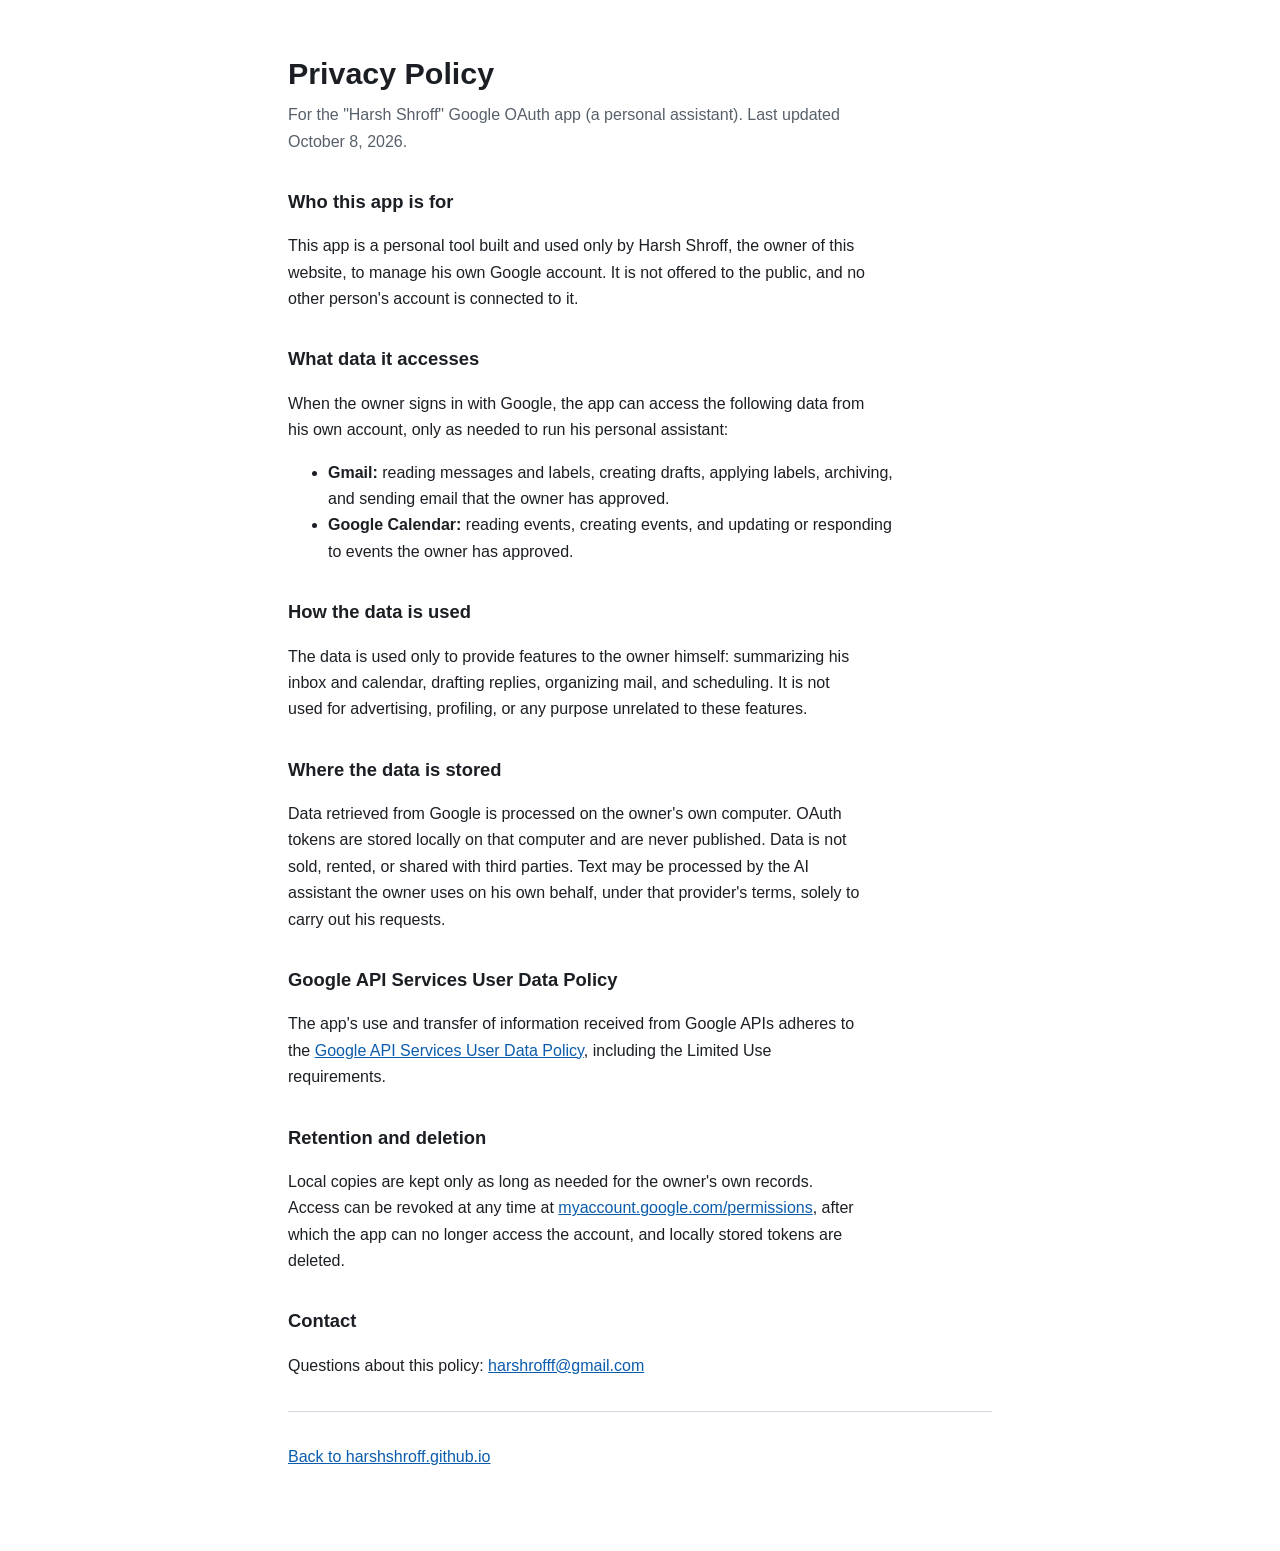
<file: privacy.html>
<!doctype html>
<html lang="en">
<head>
  <meta charset="utf-8" />
  <meta name="viewport" content="width=device-width, initial-scale=1.0" />
  <title>Privacy Policy — Harsh Shroff</title>
  <link rel="canonical" href="https://harshshroff.github.io/privacy.html" />
  <style>
    :root { --bg:#ffffff; --fg:#1b1f24; --muted:#57606a; --line:#d0d7de; --link:#0b5cad; }
    @media (prefers-color-scheme: dark) { :root { --bg:#0d1117; --fg:#e6edf3; --muted:#9da7b3; --line:#30363d; --link:#58a6ff; } }
    body { background:var(--bg); color:var(--fg); font:16px/1.65 -apple-system, BlinkMacSystemFont, "Segoe UI", Helvetica, Arial, sans-serif; margin:0; padding:48px 16px 64px; }
    main { max-width:44rem; margin:0 auto; }
    h1 { font-size:1.9rem; margin:0 0 .25rem; }
    h2 { font-size:1.15rem; margin:2rem 0 .5rem; }
    p, li { max-width:65ch; }
    .meta { color:var(--muted); margin:0 0 1.5rem; }
    a { color:var(--link); }
    hr { border:0; border-top:1px solid var(--line); margin:2rem 0; }
  </style>
</head>
<body>
<main>
  <h1>Privacy Policy</h1>
  <p class="meta">For the "Harsh Shroff" Google OAuth app (a personal assistant). Last updated October 8, 2026.</p>

  <h2>Who this app is for</h2>
  <p>This app is a personal tool built and used only by Harsh Shroff, the owner of this website, to manage his own Google account. It is not offered to the public, and no other person's account is connected to it.</p>

  <h2>What data it accesses</h2>
  <p>When the owner signs in with Google, the app can access the following data from his own account, only as needed to run his personal assistant:</p>
  <ul>
    <li><strong>Gmail:</strong> reading messages and labels, creating drafts, applying labels, archiving, and sending email that the owner has approved.</li>
    <li><strong>Google Calendar:</strong> reading events, creating events, and updating or responding to events the owner has approved.</li>
  </ul>

  <h2>How the data is used</h2>
  <p>The data is used only to provide features to the owner himself: summarizing his inbox and calendar, drafting replies, organizing mail, and scheduling. It is not used for advertising, profiling, or any purpose unrelated to these features.</p>

  <h2>Where the data is stored</h2>
  <p>Data retrieved from Google is processed on the owner's own computer. OAuth tokens are stored locally on that computer and are never published. Data is not sold, rented, or shared with third parties. Text may be processed by the AI assistant the owner uses on his own behalf, under that provider's terms, solely to carry out his requests.</p>

  <h2>Google API Services User Data Policy</h2>
  <p>The app's use and transfer of information received from Google APIs adheres to the <a href="https://developers.google.com/terms/api-services-user-data-policy">Google API Services User Data Policy</a>, including the Limited Use requirements.</p>

  <h2>Retention and deletion</h2>
  <p>Local copies are kept only as long as needed for the owner's own records. Access can be revoked at any time at <a href="https://myaccount.google.com/permissions">myaccount.google.com/permissions</a>, after which the app can no longer access the account, and locally stored tokens are deleted.</p>

  <h2>Contact</h2>
  <p>Questions about this policy: <a href="mailto:harshrofff@gmail.com">harshrofff@gmail.com</a></p>

  <hr />
  <p><a href="/">Back to harshshroff.github.io</a></p>
</main>
</body>
</html>
</file>
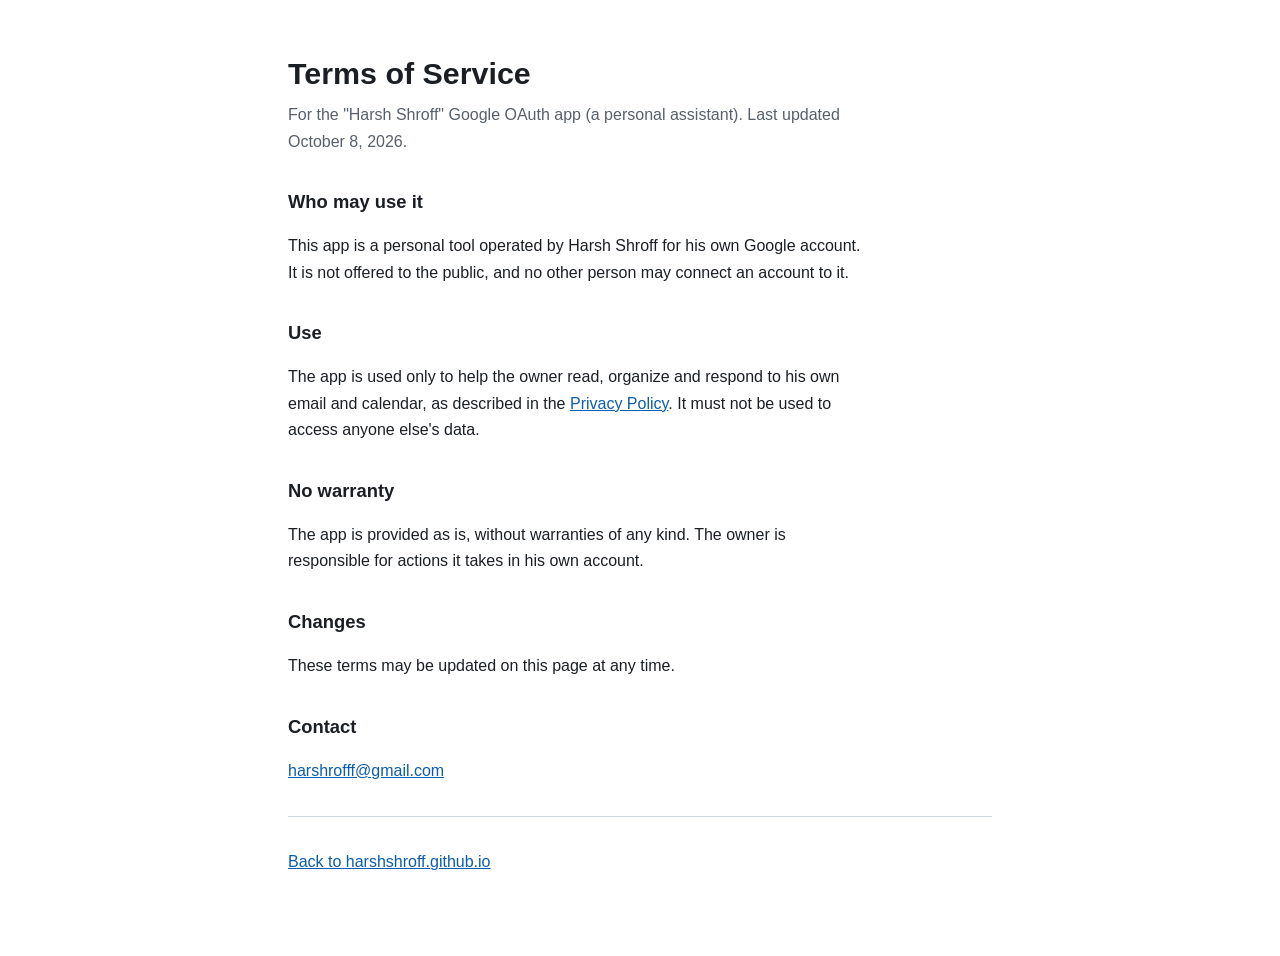
<file: terms.html>
<!doctype html>
<html lang="en">
<head>
  <meta charset="utf-8" />
  <meta name="viewport" content="width=device-width, initial-scale=1.0" />
  <title>Terms of Service — Harsh Shroff</title>
  <link rel="canonical" href="https://harshshroff.github.io/terms.html" />
  <style>
    :root { --bg:#ffffff; --fg:#1b1f24; --muted:#57606a; --line:#d0d7de; --link:#0b5cad; }
    @media (prefers-color-scheme: dark) { :root { --bg:#0d1117; --fg:#e6edf3; --muted:#9da7b3; --line:#30363d; --link:#58a6ff; } }
    body { background:var(--bg); color:var(--fg); font:16px/1.65 -apple-system, BlinkMacSystemFont, "Segoe UI", Helvetica, Arial, sans-serif; margin:0; padding:48px 16px 64px; }
    main { max-width:44rem; margin:0 auto; }
    h1 { font-size:1.9rem; margin:0 0 .25rem; }
    h2 { font-size:1.15rem; margin:2rem 0 .5rem; }
    p, li { max-width:65ch; }
    .meta { color:var(--muted); margin:0 0 1.5rem; }
    a { color:var(--link); }
    hr { border:0; border-top:1px solid var(--line); margin:2rem 0; }
  </style>
</head>
<body>
<main>
  <h1>Terms of Service</h1>
  <p class="meta">For the "Harsh Shroff" Google OAuth app (a personal assistant). Last updated October 8, 2026.</p>
  <h2>Who may use it</h2>
  <p>This app is a personal tool operated by Harsh Shroff for his own Google account. It is not offered to the public, and no other person may connect an account to it.</p>
  <h2>Use</h2>
  <p>The app is used only to help the owner read, organize and respond to his own email and calendar, as described in the <a href="/privacy.html">Privacy Policy</a>. It must not be used to access anyone else's data.</p>
  <h2>No warranty</h2>
  <p>The app is provided as is, without warranties of any kind. The owner is responsible for actions it takes in his own account.</p>
  <h2>Changes</h2>
  <p>These terms may be updated on this page at any time.</p>
  <h2>Contact</h2>
  <p><a href="mailto:harshrofff@gmail.com">harshrofff@gmail.com</a></p>
  <hr />
  <p><a href="/">Back to harshshroff.github.io</a></p>
</main>
</body>
</html>
</file>
<file: style.css>
/* ═══════════════════════════════════════════════════════════
   Harsh Shroff — AI/ML Engineer Portfolio
   Theme: Midnight Engineering
   ═══════════════════════════════════════════════════════════ */

/* ─── DESIGN TOKENS ─────────────────────────────────────── */
:root {
  /* Background layers */
  --bg:          #0a0a0a;
  --surface:     #111111;
  --surface-2:   #161616;
  --surface-3:   #1c1c1c;

  /* Borders */
  --border:      #1e1e1e;
  --border-md:   #2a2a2a;
  --border-hover:#3a3a3a;

  /* Text */
  --text:        #e5e5e5;
  --text-muted:  #a3a3a3;
  --text-faint:  #666666;

  /* Accents */
  --accent:      #00d4ff;          /* electric cyan */
  --accent-dim:  rgba(0,212,255,.12);
  --accent-glow: rgba(0,212,255,.06);
  --purple:      #9b6dff;          /* soft violet */
  --purple-dim:  rgba(155,109,255,.12);
  --green:       #00e5a0;          /* electric mint */
  --green-dim:   rgba(0,229,160,.12);
  --amber:       #ffb84d;          /* warm amber */
  --amber-dim:   rgba(255,184,77,.12);
  --rose:        #e879f9;          /* fuchsia / finance */
  --rose-dim:    rgba(232,121,249,.12);

  /* Typography */
  --font-head:   'Space Grotesk', system-ui, sans-serif;
  --font-body:   'Inter', system-ui, sans-serif;
  --font-mono:   'JetBrains Mono', 'Fira Code', monospace;

  /* Spacing */
  --section-gap: 7rem;
  --container:   1200px;

  /* Motion */
  --ease:        cubic-bezier(.16,1,.3,1);
  --ease-out:    cubic-bezier(.22,1,.36,1);

  /* Liquid Glass */
  --glass-bg:      rgba(22,22,30,0.52);
  --glass-bg-heavy:rgba(10,10,16,0.82);
  --glass-border:  rgba(255,255,255,0.08);
  --glass-shine:   inset 0 1px 0 rgba(255,255,255,0.07);
  --glass-shadow:  0 8px 32px rgba(0,0,0,.45);
  --glass-blur:    blur(24px) saturate(160%);

  /* Radii */
  --r-sm:  6px;
  --r-md:  10px;
  --r-lg:  16px;
  --r-xl:  22px;
}

/* ─── RESET + BASE ───────────────────────────────────────── */
*,*::before,*::after { box-sizing: border-box; margin: 0; padding: 0; }

html {
  scroll-behavior: smooth;
  scroll-padding-top: 72px;
  font-size: 16px;
}

body {
  background: var(--bg);
  color: var(--text);
  font-family: var(--font-body);
  font-size: 1rem;
  line-height: 1.7;
  -webkit-font-smoothing: antialiased;
  overflow-x: hidden;
}

img { display: block; max-width: 100%; }
a { color: inherit; text-decoration: none; }
ul { list-style: none; }

::selection {
  background: var(--accent);
  color: #000;
}

::-webkit-scrollbar { width: 5px; }
::-webkit-scrollbar-track { background: var(--bg); }
::-webkit-scrollbar-thumb { background: var(--border-md); border-radius: 99px; }
::-webkit-scrollbar-thumb:hover { background: var(--accent); }

/* ─── TYPOGRAPHY ─────────────────────────────────────────── */
h1,h2,h3,h4 {
  font-family: var(--font-head);
  font-weight: 700;
  line-height: 1.15;
  letter-spacing: -0.02em;
}

p { color: var(--text-muted); }

.gradient-text {
  background: linear-gradient(135deg, var(--accent) 0%, var(--purple) 60%, var(--accent) 100%);
  background-size: 200% 200%;
  -webkit-background-clip: text;
  -webkit-text-fill-color: transparent;
  background-clip: text;
  animation: gradientShift 8s ease-in-out infinite;
}

@keyframes gradientShift {
  0%,100% { background-position: 0% 50%; }
  50%      { background-position: 100% 50%; }
}

.mono-label {
  font-family: var(--font-mono);
  font-size: 0.8rem;
  color: var(--accent);
  letter-spacing: 0.05em;
}

/* ─── LAYOUT ─────────────────────────────────────────────── */
.container {
  max-width: var(--container);
  margin: 0 auto;
  padding: 0 1.5rem;
}

section {
  padding: var(--section-gap) 0;
}

.section-header {
  margin-bottom: 3.5rem;
}

.section-tag {
  display: inline-block;
  font-family: var(--font-mono);
  font-size: 0.75rem;
  color: var(--accent);
  letter-spacing: 0.08em;
  margin-bottom: 0.6rem;
}

.section-title {
  font-size: clamp(1.75rem, 4vw, 2.5rem);
  color: var(--text);
  margin-bottom: 0.75rem;
}

.section-desc {
  color: var(--text-muted);
  font-size: 1.05rem;
}

/* ─── BUTTONS ────────────────────────────────────────────── */
.btn {
  display: inline-flex;
  align-items: center;
  gap: 0.5rem;
  padding: 0.7rem 1.4rem;
  border-radius: var(--r-md);
  font-family: var(--font-body);
  font-size: 0.9rem;
  font-weight: 500;
  transition: all 0.25s var(--ease);
  cursor: pointer;
  white-space: nowrap;
}

.btn-primary {
  background: var(--accent);
  color: #000;
  font-weight: 600;
}
.btn-primary:hover {
  background: #22e0ff;
  box-shadow: 0 0 24px rgba(0,212,255,.35);
  transform: translateY(-1px);
}

.btn-outline {
  border: 1px solid var(--border-md);
  color: var(--text);
  background: transparent;
}
.btn-outline:hover {
  border-color: var(--accent);
  color: var(--accent);
  background: var(--accent-glow);
}

.btn-ghost {
  color: var(--text-muted);
  background: transparent;
  padding-left: 0;
}
.btn-ghost:hover { color: var(--text); }

/* ─── NAVIGATION ─────────────────────────────────────────── */
#navbar {
  position: fixed;
  top: 0; left: 0; right: 0;
  z-index: 1000;
  background: rgba(10,10,16,0.28);
  backdrop-filter: var(--glass-blur);
  -webkit-backdrop-filter: var(--glass-blur);
  border-bottom: 1px solid rgba(255,255,255,0.05);
  box-shadow: var(--glass-shine);
  transition: background 0.35s ease, border-color 0.35s ease,
              box-shadow 0.35s ease, backdrop-filter 0.35s ease;
}

#navbar.scrolled {
  background: var(--glass-bg-heavy);
  backdrop-filter: blur(32px) saturate(180%);
  -webkit-backdrop-filter: blur(32px) saturate(180%);
  border-color: var(--glass-border);
  box-shadow: 0 4px 32px rgba(0,0,0,.5), var(--glass-shine);
}

.nav-inner {
  max-width: var(--container);
  margin: 0 auto;
  padding: 0 1.5rem;
  height: 68px;
  display: flex;
  align-items: center;
  gap: 2rem;
}

.nav-logo {
  font-family: var(--font-head);
  font-size: 1.2rem;
  font-weight: 800;
  color: var(--text);
  flex-shrink: 0;
}

.nav-logo .dot { color: var(--accent); }

.nav-links {
  display: flex;
  align-items: center;
  gap: 0.25rem;
  flex: 1;
}

.nav-link {
  font-size: 0.875rem;
  color: var(--text-muted);
  padding: 0.4rem 0.75rem;
  border-radius: var(--r-sm);
  transition: color 0.2s, background 0.2s;
}

.nav-link:hover,
.nav-link.active {
  color: var(--text);
  background: var(--surface-2);
}

.nav-right { display: flex; align-items: center; gap: 0.75rem; margin-left: auto; }

.btn-resume {
  display: inline-flex;
  align-items: center;
  gap: 0.4rem;
  padding: 0.45rem 1rem;
  border: 1px solid var(--accent);
  color: var(--accent);
  border-radius: var(--r-md);
  font-size: 0.85rem;
  font-weight: 500;
  transition: all 0.25s var(--ease);
}
.btn-resume:hover {
  background: var(--accent);
  color: #000;
  box-shadow: 0 0 16px rgba(0,212,255,.25);
}

.nav-toggle {
  display: none;
  flex-direction: column;
  gap: 5px;
  cursor: pointer;
  background: none;
  border: none;
  padding: 8px;
}
.nav-toggle span {
  display: block;
  width: 22px;
  height: 2px;
  background: var(--text);
  border-radius: 2px;
  transition: all 0.3s var(--ease);
}
.nav-toggle.open span:nth-child(1) { transform: translateY(7px) rotate(45deg); }
.nav-toggle.open span:nth-child(2) { opacity: 0; transform: scaleX(0); }
.nav-toggle.open span:nth-child(3) { transform: translateY(-7px) rotate(-45deg); }

/* nav-open: mobile dropdown via same nav-links list */
#navbar.nav-open .nav-inner {
  height: auto;
  min-height: 68px;
  flex-wrap: wrap;
  padding-bottom: 0;
}
#navbar.nav-open .nav-links {
  display: flex;
  flex-direction: column;
  flex-basis: 100%;
  width: 100%;
  gap: 0.25rem;
  padding: 0.75rem 0 1.25rem;
  border-top: 1px solid var(--glass-border);
  background: rgba(10,10,16,0.6);
  backdrop-filter: blur(20px) saturate(160%);
  -webkit-backdrop-filter: blur(20px) saturate(160%);
}
#navbar.nav-open .nav-links .nav-link {
  display: block;
  padding: 0.65rem 0.75rem;
  font-size: 0.95rem;
  border-radius: var(--r-sm);
}
#navbar.nav-open .nav-links .nav-link:hover {
  background: rgba(255,255,255,0.06);
}

/* ─── HERO ───────────────────────────────────────────────── */
#hero {
  position: relative;
  min-height: 100vh;
  display: flex;
  align-items: center;
  padding: 5rem 0 4rem;
  overflow: hidden;
}

.hero-bg {
  position: absolute;
  inset: 0;
  pointer-events: none;
}

.hero-grid {
  position: absolute;
  inset: 0;
  background-image:
    linear-gradient(rgba(0,212,255,.04) 1px, transparent 1px),
    linear-gradient(90deg, rgba(0,212,255,.04) 1px, transparent 1px);
  background-size: 48px 48px;
  mask-image: radial-gradient(ellipse 80% 80% at 50% 50%, black, transparent);
}

.hero-glow {
  position: absolute;
  top: 15%;
  left: 50%;
  transform: translateX(-50%);
  width: 700px;
  height: 400px;
  background: radial-gradient(
    ellipse at center,
    rgba(0,212,255,.07) 0%,
    rgba(155,109,255,.05) 40%,
    transparent 70%
  );
  filter: blur(40px);
}

.hero-inner {
  position: relative;
  z-index: 1;
  max-width: 820px;
}

.hero-chips {
  display: flex;
  flex-wrap: wrap;
  gap: 0.6rem;
  margin-bottom: 2rem;
}

.hero-eyebrow {
  display: inline-flex;
  align-items: center;
  gap: 0.5rem;
  font-size: 0.82rem;
  color: var(--text-muted);
  border: 1px solid var(--border-md);
  background: var(--surface);
  padding: 0.3rem 0.85rem;
  border-radius: 99px;
}

.hero-building {
  display: inline-flex;
  align-items: center;
  gap: 0.5rem;
  font-size: 0.82rem;
  color: var(--accent);
  border: 1px solid rgba(0,212,255,0.25);
  background: var(--accent-dim);
  padding: 0.3rem 0.85rem;
  border-radius: 99px;
  font-family: var(--font-mono);
  letter-spacing: 0.01em;
}

.building-dot {
  width: 7px;
  height: 7px;
  border-radius: 50%;
  background: var(--accent);
  box-shadow: 0 0 8px var(--accent);
  animation: pulse-dot 2.5s ease-in-out infinite;
  flex-shrink: 0;
}

.status-dot {
  width: 7px;
  height: 7px;
  border-radius: 50%;
  background: var(--green);
  box-shadow: 0 0 8px var(--green);
  animation: pulse-dot 2.5s ease-in-out infinite;
}

@keyframes pulse-dot {
  0%,100% { opacity: 1; }
  50%      { opacity: 0.5; }
}

.hero-title {
  font-size: clamp(2.8rem, 7vw, 5.5rem);
  color: var(--text);
  margin-bottom: 1.5rem;
  line-height: 1.08;
}

.hero-sub {
  font-size: clamp(1rem, 2.5vw, 1.2rem);
  color: var(--text-muted);
  max-width: 640px;
  margin-bottom: 1.75rem;
  line-height: 1.65;
}

.hero-typed {
  display: flex;
  align-items: center;
  gap: 0.5rem;
  font-family: var(--font-mono);
  font-size: 0.88rem;
  color: var(--text-muted);
  margin-bottom: 2.5rem;
  height: 1.5rem;
}

.typed-word { color: var(--accent); font-weight: 500; }

.typed-cursor {
  color: var(--accent);
  font-weight: 300;
  animation: blink 1s step-end infinite;
}

@keyframes blink { 50% { opacity: 0; } }

.hero-ctas {
  display: flex;
  flex-wrap: wrap;
  gap: 0.75rem;
  margin-bottom: 3.5rem;
}

.hero-stats {
  display: flex;
  flex-wrap: wrap;
  gap: 0;
  border: 1px solid var(--border);
  border-radius: var(--r-lg);
  background: var(--surface);
  overflow: hidden;
  width: fit-content;
}

.stat-item {
  padding: 1.2rem 2rem;
  display: flex;
  flex-direction: column;
  gap: 0.25rem;
  border-right: 1px solid var(--border);
}
.stat-item:last-child { border-right: none; }

.stat-num {
  font-family: var(--font-head);
  font-size: 1.85rem;
  font-weight: 800;
  color: var(--text);
  line-height: 1;
}

.stat-unit {
  color: var(--accent);
  font-size: 1.4rem;
}

.stat-label {
  font-size: 0.75rem;
  color: var(--text-muted);
  line-height: 1.4;
}

.stat-sub {
  display: block;
  color: var(--text-faint);
  font-size: 0.68rem;
}

.stat-divider { display: none; }

/* ─── ABOUT ──────────────────────────────────────────────── */
#about { background: var(--surface); }

.about-grid {
  display: grid;
  grid-template-columns: 200px 1fr 0.8fr;
  gap: 3rem;
  align-items: start;
}

.about-photo {
  width: 200px;
  height: 200px;
  border-radius: 50%;
  object-fit: cover;
  object-position: center top;
  border: 2px solid rgba(0,212,255,0.4);
  display: block;
  box-shadow: 0 0 0 3px rgba(0,212,255,0.35), 0 0 40px rgba(0,212,255,0.12);
  animation: photo-pulse 4s ease-in-out infinite;
}
.about-photo-col {
  display: flex;
  align-items: flex-start;
  justify-content: center;
  padding-top: 0.5rem;
}

.about-text p {
  color: var(--text-muted);
  font-size: 1.05rem;
  line-height: 1.8;
  margin-bottom: 1.25rem;
}

.about-text p:last-child { margin-bottom: 0; }
.about-text strong { color: var(--text); font-weight: 600; }

.about-cards {
  display: grid;
  grid-template-columns: 1fr;
  gap: 0.75rem;
}

.about-card {
  display: flex;
  align-items: center;
  gap: 1rem;
  padding: 1rem 1.25rem;
  background: var(--glass-bg);
  backdrop-filter: var(--glass-blur);
  -webkit-backdrop-filter: var(--glass-blur);
  border: 1px solid var(--glass-border);
  border-radius: var(--r-md);
  box-shadow: var(--glass-shine);
  transition: border-color 0.2s, transform 0.2s;
}
.about-card:hover {
  border-color: rgba(255,255,255,0.14);
  transform: translateX(4px);
}

.about-card-icon {
  color: var(--accent);
  flex-shrink: 0;
}

.about-card-title {
  font-family: var(--font-head);
  font-size: 0.9rem;
  font-weight: 600;
  color: var(--text);
}

.about-card-sub {
  font-size: 0.78rem;
  color: var(--text-muted);
}

/* ─── SKILLS ─────────────────────────────────────────────── */
.skills-grid {
  display: grid;
  grid-template-columns: repeat(auto-fit, minmax(280px, 1fr));
  gap: 1.25rem;
}

.skill-group {
  background: var(--glass-bg);
  backdrop-filter: var(--glass-blur);
  -webkit-backdrop-filter: var(--glass-blur);
  border: 1px solid var(--glass-border);
  border-radius: var(--r-lg);
  padding: 1.5rem;
  box-shadow: var(--glass-shine), var(--glass-shadow);
  transition: border-color 0.25s;
}
.skill-group:hover { border-color: rgba(255,255,255,0.14); }

.skill-group-header {
  display: flex;
  align-items: center;
  gap: 0.6rem;
  margin-bottom: 1.1rem;
}

.skill-group-icon {
  color: var(--accent);
  font-size: 1rem;
  line-height: 1;
}

.skill-group-title {
  font-size: 0.95rem;
  font-weight: 600;
  color: var(--text);
  font-family: var(--font-head);
}

.skill-tags {
  display: flex;
  flex-wrap: wrap;
  gap: 0.4rem;
}

.tag {
  display: inline-block;
  padding: 0.25rem 0.7rem;
  border-radius: 99px;
  font-size: 0.75rem;
  font-weight: 500;
  background: var(--surface-2);
  color: var(--text-muted);
  border: 1px solid var(--border);
  transition: color 0.2s, border-color 0.2s;
}
.tag:hover { color: var(--text); border-color: var(--border-hover); }

.tag-accent { background: var(--accent-dim); color: var(--accent); border-color: rgba(0,212,255,.2); }
.tag-purple { background: var(--purple-dim); color: var(--purple); border-color: rgba(155,109,255,.2); }

/* ─── BENTO GRID ─────────────────────────────────────────── */
#featured { background: var(--bg); }

.bento-grid {
  display: grid;
  grid-template-columns: repeat(3, 1fr);
  grid-template-rows: auto auto;
  gap: 1rem;
}

/* Layout positions */
.bento-large  { grid-column: span 2; }
.bento-medium { grid-column: span 1; }
.bento-small  { grid-column: span 1; }

.bento-card {
  position: relative;
  background: var(--glass-bg);
  backdrop-filter: var(--glass-blur);
  -webkit-backdrop-filter: var(--glass-blur);
  border: 1px solid var(--glass-border);
  border-radius: var(--r-xl);
  padding: 2rem;
  display: flex;
  flex-direction: column;
  gap: 1rem;
  overflow: hidden;
  box-shadow: var(--glass-shine), var(--glass-shadow);
  transition: border-color 0.3s var(--ease), transform 0.3s var(--ease),
              box-shadow 0.3s var(--ease);
}
.bento-card::before {
  content: '';
  position: absolute;
  inset: 0;
  border-radius: inherit;
  opacity: 0;
  transition: opacity 0.4s;
  pointer-events: none;
}
.bento-card:hover { transform: translateY(-2px); }

/* Color themes */
.bento-purple { border-color: rgba(155,109,255,.2); }
.bento-purple:hover { border-color: var(--purple); box-shadow: 0 0 40px rgba(155,109,255,.12); }
.bento-purple::before { background: radial-gradient(ellipse 60% 50% at 80% 10%, rgba(155,109,255,.08), transparent); opacity: 1; }
.bento-purple .bento-card-tag { color: var(--purple); }
.bento-purple .bento-btn { border-color: var(--purple); color: var(--purple); }
.bento-purple .bento-btn:hover { background: var(--purple); color: #fff; }
.bento-purple .pipeline-step { border-color: rgba(155,109,255,.3); color: var(--text-muted); }

.bento-blue { border-color: rgba(0,212,255,.2); }
.bento-blue:hover { border-color: var(--accent); box-shadow: 0 0 40px var(--accent-dim); }
.bento-blue::before { background: radial-gradient(ellipse 60% 50% at 80% 10%, var(--accent-glow), transparent); opacity: 1; }
.bento-blue .bento-card-tag { color: var(--accent); }
.bento-blue .bento-btn { border-color: var(--accent); color: var(--accent); }
.bento-blue .bento-btn:hover { background: var(--accent); color: #000; }

.bento-green { border-color: rgba(0,229,160,.2); }
.bento-green:hover { border-color: var(--green); box-shadow: 0 0 40px var(--green-dim); }
.bento-green::before { background: radial-gradient(ellipse 60% 50% at 80% 10%, rgba(0,229,160,.07), transparent); opacity: 1; }
.bento-green .bento-card-tag { color: var(--green); }

.bento-amber { border-color: rgba(255,184,77,.2); }
.bento-amber:hover { border-color: var(--amber); box-shadow: 0 0 40px var(--amber-dim); }
.bento-amber::before { background: radial-gradient(ellipse 60% 50% at 80% 10%, rgba(255,184,77,.07), transparent); opacity: 1; }
.bento-amber .bento-card-tag { color: var(--amber); }
.bento-amber .bento-btn { border-color: var(--amber); color: var(--amber); }
.bento-amber .bento-btn:hover { background: var(--amber); color: #000; }

.bento-rose { border-color: rgba(232,121,249,.2); }
.bento-rose:hover { border-color: var(--rose); box-shadow: 0 0 40px rgba(232,121,249,.12); }
.bento-rose::before { background: radial-gradient(ellipse 50% 60% at 85% 15%, rgba(232,121,249,.07), transparent); opacity: 1; }
.bento-rose .bento-card-tag { color: var(--rose); }
.bento-rose .bento-btn { border-color: var(--rose); color: var(--rose); }
.bento-rose .bento-btn:hover { background: var(--rose); color: #000; }

/* Full-row featured card */
.bento-wide { grid-column: span 3; }

.bento-card-tag {
  display: inline-block;
  font-family: var(--font-mono);
  font-size: 0.7rem;
  font-weight: 600;
  letter-spacing: 0.1em;
  text-transform: uppercase;
}

.bento-title {
  font-size: 1.45rem;
  color: var(--text);
  line-height: 1.2;
}

.bento-desc {
  font-size: 0.92rem;
  color: var(--text-muted);
  line-height: 1.65;
  flex: 1;
}

.bento-problem {
  background: var(--surface-2);
  border: 1px solid var(--border);
  border-radius: var(--r-md);
  padding: 0.85rem 1rem;
  font-size: 0.85rem;
  color: var(--text-muted);
  line-height: 1.55;
}

.bento-problem .label {
  display: block;
  font-family: var(--font-mono);
  font-size: 0.68rem;
  color: var(--text-faint);
  letter-spacing: 0.08em;
  text-transform: uppercase;
  margin-bottom: 0.35rem;
}

.bento-pipeline {
  display: flex;
  flex-wrap: wrap;
  align-items: center;
  gap: 0.4rem;
}

.pipeline-step {
  padding: 0.25rem 0.65rem;
  background: var(--surface-2);
  border: 1px solid var(--border);
  border-radius: var(--r-sm);
  font-size: 0.72rem;
  font-family: var(--font-mono);
  color: var(--text-muted);
  white-space: nowrap;
}

.pipeline-arrow {
  color: var(--text-faint);
  font-size: 0.8rem;
}

.bento-impact {
  display: flex;
  flex-wrap: wrap;
  gap: 0.4rem;
}

.impact-chip {
  display: inline-block;
  padding: 0.2rem 0.65rem;
  background: rgba(0,229,160,.1);
  color: var(--green);
  border: 1px solid rgba(0,229,160,.2);
  border-radius: 99px;
  font-size: 0.75rem;
  font-weight: 500;
}

.bento-amber .impact-chip {
  background: var(--amber-dim);
  color: var(--amber);
  border-color: rgba(255,184,77,.2);
}

.bento-tech {
  display: flex;
  flex-wrap: wrap;
  gap: 0.35rem;
  margin-top: auto;
}

.tech-tag {
  display: inline-block;
  padding: 0.2rem 0.6rem;
  border-radius: 99px;
  font-size: 0.72rem;
  font-weight: 500;
  background: var(--surface-3);
  color: var(--text-muted);
  border: 1px solid var(--border);
}

.bento-actions {
  display: flex;
  gap: 0.5rem;
  margin-top: auto;
}

.bento-btn {
  display: inline-flex;
  align-items: center;
  gap: 0.4rem;
  padding: 0.5rem 1rem;
  border: 1px solid currentColor;
  border-radius: var(--r-md);
  font-size: 0.82rem;
  font-weight: 500;
  transition: all 0.2s var(--ease);
  cursor: pointer;
}

.bento-btn-sm {
  padding: 0.4rem 0.8rem;
  font-size: 0.78rem;
}

.bento-private {
  display: inline-flex;
  align-items: center;
  gap: 0.4rem;
  padding: 0.45rem 0.9rem;
  font-size: 0.78rem;
  font-family: var(--font-mono);
  color: var(--text-faint);
  border: 1px solid var(--border);
  border-radius: var(--r-sm);
  cursor: default;
  user-select: none;
}

/* ─── MORE PROJECTS ──────────────────────────────────────── */
#projects { background: var(--surface); }

.filter-bar {
  display: flex;
  flex-wrap: wrap;
  gap: 0.5rem;
  margin-bottom: 2.5rem;
}

.filter-btn {
  padding: 0.4rem 1rem;
  border-radius: var(--r-md);
  font-size: 0.83rem;
  font-weight: 500;
  background: var(--surface-2);
  border: 1px solid var(--border);
  color: var(--text-muted);
  cursor: pointer;
  transition: all 0.2s var(--ease);
  font-family: var(--font-body);
}
.filter-btn:hover { color: var(--text); border-color: var(--border-hover); }
.filter-btn.active {
  background: var(--accent);
  color: #000;
  border-color: var(--accent);
  font-weight: 600;
}

.projects-grid {
  display: grid;
  grid-template-columns: repeat(auto-fill, minmax(320px, 1fr));
  gap: 1rem;
}

.project-card {
  background: var(--glass-bg);
  backdrop-filter: var(--glass-blur);
  -webkit-backdrop-filter: var(--glass-blur);
  border: 1px solid var(--glass-border);
  border-radius: var(--r-lg);
  padding: 1.5rem;
  display: flex;
  flex-direction: column;
  gap: 0.75rem;
  box-shadow: var(--glass-shine), var(--glass-shadow);
  transition: border-color 0.25s, transform 0.25s, box-shadow 0.25s;
  position: relative;
}
.project-card:hover {
  border-color: rgba(255,255,255,0.16);
  transform: translateY(-2px);
  box-shadow: var(--glass-shine), 0 12px 40px rgba(0,0,0,.5);
}

.project-card-header {
  display: flex;
  align-items: center;
  justify-content: space-between;
}

.project-card-icon {
  width: 38px;
  height: 38px;
  border-radius: var(--r-md);
  display: flex;
  align-items: center;
  justify-content: center;
  flex-shrink: 0;
}
.ai-icon    { background: var(--accent-dim);  color: var(--accent);  }
.cv-icon    { background: var(--purple-dim);  color: var(--purple);  }
.data-icon  { background: var(--green-dim);   color: var(--green);   }

.project-card-tags {
  display: flex;
  gap: 0.35rem;
}

.tag-sm {
  display: inline-block;
  padding: 0.15rem 0.55rem;
  border-radius: 99px;
  font-size: 0.68rem;
  font-weight: 500;
  background: rgba(255,255,255,0.05);
  color: var(--text-faint);
  border: 1px solid rgba(255,255,255,0.07);
}

.project-card-title {
  font-size: 1rem;
  font-weight: 600;
  color: var(--text);
  line-height: 1.3;
}

.project-card-desc {
  font-size: 0.88rem;
  color: var(--text-muted);
  line-height: 1.6;
  flex: 1;
}

.project-impact {
  font-size: 0.82rem;
  color: var(--text-muted);
}

.impact-num {
  font-family: var(--font-head);
  font-weight: 700;
  color: var(--green);
}

.project-stack {
  font-size: 0.75rem;
  font-family: var(--font-mono);
  color: var(--text-faint);
}

.project-link {
  position: absolute;
  top: 1.25rem;
  right: 1.25rem;
  color: var(--text-faint);
  transition: color 0.2s;
}
.project-link svg { width: 20px; height: 20px; }
a.project-link:hover { color: var(--accent); }
.project-private { cursor: default; }

/* Hide/Show for filtering */
.project-card.hidden {
  display: none;
}

/* ─── EXPERIENCE / TIMELINE ──────────────────────────────── */
#experience { background: var(--bg); }

.timeline {
  max-width: 820px;
  margin-bottom: 3.5rem;
}

.timeline-item {
  display: grid;
  grid-template-columns: 28px 1fr;
  gap: 0 1.5rem;
  padding-bottom: 2.5rem;
}
.timeline-item:last-child { padding-bottom: 0; }

.timeline-marker {
  display: flex;
  flex-direction: column;
  align-items: center;
  padding-top: 4px;
}

.timeline-dot {
  width: 10px;
  height: 10px;
  border-radius: 50%;
  background: var(--accent);
  box-shadow: 0 0 12px rgba(0,212,255,.5);
  flex-shrink: 0;
  position: relative;
  z-index: 1;
}

.timeline-line {
  flex: 1;
  width: 1px;
  background: linear-gradient(to bottom, var(--accent), var(--border));
  margin-top: 6px;
  min-height: 40px;
}

.timeline-content {
  padding-bottom: 1rem;
}

.timeline-meta {
  display: flex;
  align-items: center;
  gap: 0.75rem;
  margin-bottom: 0.4rem;
}

.timeline-period {
  font-family: var(--font-mono);
  font-size: 0.75rem;
  color: var(--text-faint);
  letter-spacing: 0.04em;
}

.timeline-badge {
  padding: 0.1rem 0.55rem;
  border-radius: 99px;
  font-size: 0.65rem;
  font-weight: 600;
  letter-spacing: 0.05em;
  text-transform: uppercase;
}

.timeline-badge.current {
  background: rgba(0,229,160,.15);
  color: var(--green);
  border: 1px solid rgba(0,229,160,.3);
}

.timeline-role {
  font-size: 1.1rem;
  font-weight: 700;
  color: var(--text);
  margin-bottom: 0.2rem;
}

.timeline-org {
  font-size: 0.88rem;
  color: var(--accent);
  margin-bottom: 0.9rem;
}

.timeline-bullets {
  display: flex;
  flex-direction: column;
  gap: 0.5rem;
  margin-bottom: 1rem;
}

.timeline-bullets li {
  font-size: 0.92rem;
  color: var(--text-muted);
  line-height: 1.6;
  padding-left: 1.2rem;
  position: relative;
}
.timeline-bullets li::before {
  content: '▸';
  position: absolute;
  left: 0;
  color: var(--accent);
  font-size: 0.7rem;
  top: 0.3em;
}
.timeline-bullets li strong { color: var(--text); font-weight: 600; }

.timeline-tech {
  display: flex;
  flex-wrap: wrap;
  gap: 0.35rem;
}

.tech-tag-sm {
  display: inline-block;
  padding: 0.15rem 0.55rem;
  border-radius: 99px;
  font-size: 0.7rem;
  font-family: var(--font-mono);
  background: var(--surface-2);
  color: var(--text-muted);
  border: 1px solid var(--border);
}

.education-block {
  display: flex;
  align-items: flex-start;
  gap: 1.25rem;
  background: var(--surface);
  border: 1px solid var(--border);
  border-radius: var(--r-lg);
  padding: 1.5rem 1.75rem;
  max-width: 820px;
  border-left: 3px solid var(--purple);
}

.edu-icon { color: var(--purple); margin-top: 0.25rem; flex-shrink: 0; }

.edu-degree {
  font-family: var(--font-head);
  font-size: 1.05rem;
  font-weight: 700;
  color: var(--text);
  margin-bottom: 0.2rem;
}

.edu-school {
  font-size: 0.9rem;
  color: var(--purple);
  margin-bottom: 0.3rem;
}

.edu-meta {
  font-size: 0.8rem;
  color: var(--text-muted);
  margin-bottom: 0.4rem;
}

.edu-courses {
  font-size: 0.78rem;
  color: var(--text-faint);
  font-family: var(--font-mono);
}

/* ─── RESEARCH ───────────────────────────────────────────── */
#research { background: var(--surface); }

.research-grid {
  display: grid;
  grid-template-columns: 1fr 1fr;
  gap: 3rem;
}

.research-col-title {
  display: flex;
  align-items: center;
  gap: 0.5rem;
  font-size: 0.9rem;
  font-weight: 600;
  color: var(--text-muted);
  text-transform: uppercase;
  letter-spacing: 0.08em;
  margin-bottom: 1.25rem;
}
.research-col-title.mt { margin-top: 2.5rem; }

.pub-card {
  background: var(--glass-bg);
  backdrop-filter: var(--glass-blur);
  -webkit-backdrop-filter: var(--glass-blur);
  border: 1px solid var(--glass-border);
  border-radius: var(--r-lg);
  padding: 1.5rem;
  margin-bottom: 1rem;
  box-shadow: var(--glass-shine);
  transition: border-color 0.2s;
}
.pub-card:hover { border-color: rgba(255,255,255,0.14); }

.pub-venue {
  font-size: 0.72rem;
  font-family: var(--font-mono);
  color: var(--accent);
  letter-spacing: 0.04em;
  margin-bottom: 0.5rem;
}

.pub-title {
  font-size: 0.95rem;
  font-weight: 600;
  color: var(--text);
  line-height: 1.35;
  margin-bottom: 0.35rem;
}

.pub-authors {
  font-size: 0.78rem;
  color: var(--text-faint);
  margin-bottom: 0.5rem;
}

.pub-summary {
  font-size: 0.85rem;
  color: var(--text-muted);
  line-height: 1.55;
  margin-bottom: 0.85rem;
}

.pub-link {
  display: inline-flex;
  align-items: center;
  gap: 0.35rem;
  font-size: 0.76rem;
  font-family: var(--font-mono);
  color: var(--accent);
  transition: opacity 0.2s;
}
.pub-link:hover { opacity: 0.7; }

.cert-list {
  display: flex;
  flex-direction: column;
  gap: 0.6rem;
  margin-bottom: 0;
}

.cert-item {
  display: flex;
  align-items: center;
  gap: 1rem;
  padding: 0.9rem 1.1rem;
  background: var(--glass-bg);
  backdrop-filter: var(--glass-blur);
  -webkit-backdrop-filter: var(--glass-blur);
  border: 1px solid var(--glass-border);
  border-radius: var(--r-md);
  box-shadow: var(--glass-shine);
  transition: border-color 0.2s;
}
.cert-item:hover { border-color: rgba(255,255,255,0.14); }

.cert-icon {
  width: 38px;
  height: 38px;
  border-radius: var(--r-sm);
  display: flex;
  align-items: center;
  justify-content: center;
  font-size: 0.72rem;
  font-weight: 800;
  font-family: var(--font-mono);
  flex-shrink: 0;
}
.cert-icon.aws    { background: rgba(255,153,0,.15);  color: #ff9900; }
.cert-icon.nvidia { background: rgba(118,185,0,.15);  color: #76b900; }

a.cert-link { cursor: pointer; text-decoration: none; }
a.cert-link:hover { border-color: var(--accent); box-shadow: var(--glass-shine), 0 0 20px rgba(0,212,255,0.1); }

.cert-title {
  font-size: 0.88rem;
  font-weight: 600;
  color: var(--text);
}

.inline-link {
  font-size: 0.82rem;
  color: var(--accent);
  font-weight: 500;
  white-space: nowrap;
  transition: opacity 0.2s;
}
.inline-link:hover { opacity: 0.7; }

.cert-meta {
  font-size: 0.75rem;
  color: var(--text-muted);
}

.link-cards {
  display: flex;
  flex-direction: column;
  gap: 0.6rem;
}

.link-card {
  display: flex;
  align-items: center;
  gap: 1rem;
  padding: 1rem 1.1rem;
  background: var(--glass-bg);
  backdrop-filter: var(--glass-blur);
  -webkit-backdrop-filter: var(--glass-blur);
  border: 1px solid var(--glass-border);
  border-radius: var(--r-md);
  box-shadow: var(--glass-shine);
  transition: border-color 0.2s, transform 0.2s;
}
.link-card:hover {
  border-color: rgba(255,255,255,0.14);
  transform: translateX(4px);
}

.link-card-icon {
  width: 38px;
  height: 38px;
  border-radius: var(--r-sm);
  display: flex;
  align-items: center;
  justify-content: center;
  font-size: 1rem;
  font-weight: 700;
  flex-shrink: 0;
}
.link-card-icon.scholar { background: rgba(66,133,244,.15); color: #4285f4; }
.link-card-icon.medium  { background: rgba(255,255,255,.08); color: var(--text); }

.link-card-title {
  font-size: 0.9rem;
  font-weight: 600;
  color: var(--text);
}

.link-card-sub {
  font-size: 0.77rem;
  color: var(--text-muted);
}

.link-card-arrow { color: var(--text-faint); margin-left: auto; flex-shrink: 0; }

/* ─── CONTACT ────────────────────────────────────────────── */
#contact { background: var(--bg); }

.contact-inner {
  max-width: 640px;
  margin: 0 auto;
  text-align: center;
}

.contact-label {
  font-family: var(--font-mono);
  font-size: 0.8rem;
  color: var(--accent);
  letter-spacing: 0.08em;
  margin-bottom: 1rem;
}

.contact-title {
  font-size: clamp(2rem, 5vw, 3.5rem);
  color: var(--text);
  margin-bottom: 1rem;
}

.contact-sub {
  font-size: 1rem;
  color: var(--text-muted);
  line-height: 1.65;
  margin-bottom: 2.5rem;
}

.contact-cta-row {
  display: inline-flex;
  align-items: stretch;
  border: 1px solid rgba(0,212,255,.3);
  border-radius: var(--r-lg);
  background: var(--accent-glow);
  margin-bottom: 2.5rem;
  overflow: hidden;
  transition: border-color 0.25s var(--ease), box-shadow 0.25s var(--ease);
}
.contact-cta-row:has(:hover) {
  border-color: var(--accent);
  box-shadow: 0 0 30px rgba(0,212,255,.2);
}

.contact-cta {
  display: inline-flex;
  align-items: center;
  gap: 0.5rem;
  font-family: var(--font-mono);
  font-size: 1.05rem;
  color: var(--accent);
  padding: 0.9rem 1.75rem;
  background: none;
  border: none;
  border-right: 1px solid rgba(0,212,255,.2);
  transition: background 0.2s;
}
.contact-cta:hover { background: var(--accent-dim); }

.contact-send {
  display: inline-flex;
  align-items: center;
  justify-content: center;
  padding: 0.9rem 1.1rem;
  color: var(--accent);
  transition: background 0.2s;
}
.contact-send:hover { background: var(--accent-dim); }

.contact-links {
  display: flex;
  justify-content: center;
  flex-wrap: wrap;
  gap: 0.5rem;
}

.contact-link {
  display: inline-flex;
  align-items: center;
  gap: 0.5rem;
  padding: 0.55rem 1.1rem;
  border: 1px solid var(--border-md);
  border-radius: var(--r-md);
  font-size: 0.85rem;
  color: var(--text-muted);
  transition: all 0.2s var(--ease);
}
.contact-link:hover {
  color: var(--text);
  border-color: var(--border-hover);
  background: var(--surface);
}

/* ─── FOOTER ─────────────────────────────────────────────── */
footer {
  background: var(--surface);
  border-top: 1px solid var(--border);
  padding: 1.5rem 0;
}

.footer-inner {
  display: flex;
  align-items: center;
  justify-content: space-between;
  flex-wrap: wrap;
  gap: 0.75rem;
}

.footer-brand {
  font-family: var(--font-head);
  font-weight: 700;
  font-size: 0.95rem;
  color: var(--text);
}

.footer-copy {
  font-size: 0.8rem;
  color: var(--text-faint);
}

.footer-top {
  display: inline-flex;
  align-items: center;
  gap: 0.35rem;
  font-size: 0.8rem;
  color: var(--text-muted);
  padding: 0.35rem 0.75rem;
  border: 1px solid var(--border);
  border-radius: var(--r-md);
  transition: all 0.2s;
}
.footer-top:hover { color: var(--accent); border-color: var(--accent); }

/* ─── SCROLL REVEAL ──────────────────────────────────────── */
.reveal {
  opacity: 0;
  transform: translateY(24px);
  transition: opacity 0.6s var(--ease-out), transform 0.6s var(--ease-out);
}

.reveal.visible { opacity: 1; transform: translateY(0); }

.reveal-delay-1 { transition-delay: 0.1s; }
.reveal-delay-2 { transition-delay: 0.18s; }
.reveal-delay-3 { transition-delay: 0.26s; }
.reveal-delay-4 { transition-delay: 0.34s; }
.reveal-delay-5 { transition-delay: 0.42s; }

/* Staggered reveal variants */
.reveal-left {
  opacity: 0;
  transform: translateX(-32px);
  transition: opacity 0.65s var(--ease-out), transform 0.65s var(--ease-out);
}
.reveal-left.visible { opacity: 1; transform: translateX(0); }

.reveal-right {
  opacity: 0;
  transform: translateX(32px);
  transition: opacity 0.65s var(--ease-out), transform 0.65s var(--ease-out);
}
.reveal-right.visible { opacity: 1; transform: translateX(0); }

.reveal-scale {
  opacity: 0;
  transform: scale(0.94) translateY(16px);
  transition: opacity 0.6s var(--ease-out), transform 0.6s var(--ease-out);
}
.reveal-scale.visible { opacity: 1; transform: scale(1) translateY(0); }

/* ─── SCROLL PROGRESS BAR ────────────────────────────────── */
#scroll-progress {
  position: fixed;
  top: 0; left: 0;
  height: 2px;
  width: 0%;
  background: linear-gradient(90deg, var(--accent), var(--purple));
  z-index: 1002;
  transition: width 0.08s linear;
  pointer-events: none;
}

/* ─── CURSOR SPOTLIGHT ───────────────────────────────────── */
body::before {
  content: '';
  position: fixed;
  inset: 0;
  pointer-events: none;
  z-index: 0;
  background: radial-gradient(
    700px circle at var(--cx, -200px) var(--cy, -200px),
    rgba(0,212,255,0.035),
    transparent 50%
  );
}

/* ─── PROFILE PHOTO GLOW ─────────────────────────────────── */
@keyframes photo-pulse {
  0%, 100% {
    box-shadow: 0 0 0 3px rgba(0,212,255,0.35),
                0 0 40px rgba(0,212,255,0.12);
  }
  50% {
    box-shadow: 0 0 0 3px rgba(0,212,255,0.2),
                0 0 60px rgba(0,212,255,0.22);
  }
}

/* ─── EMAIL TOAST ────────────────────────────────────────── */
#copy-email { cursor: pointer; background: none; font: inherit; }
.email-toast {
  font-size: 0.78rem;
  font-family: var(--font-mono);
  color: var(--green);
  margin-top: 0.6rem;
  opacity: 0;
  transform: translateY(6px);
  transition: opacity 0.2s, transform 0.2s;
  pointer-events: none;
}
.email-toast.show { opacity: 1; transform: translateY(0); }

/* ─── BENTO CASE STUDY ROWS ──────────────────────────────── */
.bento-case {
  display: flex;
  flex-direction: column;
  gap: 0.55rem;
  background: rgba(255,255,255,0.03);
  border: 1px solid var(--glass-border);
  border-radius: var(--r-md);
  padding: 0.9rem 1rem;
}
.bento-case-row {
  display: grid;
  grid-template-columns: 60px 1fr;
  gap: 0.6rem;
  align-items: baseline;
}
.case-label {
  font-family: var(--font-mono);
  font-size: 0.62rem;
  text-transform: uppercase;
  letter-spacing: 0.08em;
  color: var(--text-faint);
  padding-top: 0.1rem;
}
.case-text {
  font-size: 0.82rem;
  color: var(--text-muted);
  line-height: 1.45;
}

/* ─── SECTION DIVIDERS ───────────────────────────────────── */
section { position: relative; }

#about::after,
#projects::after,
#research::after {
  content: '';
  position: absolute;
  bottom: 0; left: 0; right: 0;
  height: 80px;
  background: linear-gradient(to bottom, transparent, var(--bg));
  pointer-events: none;
  z-index: 1;
}

#skills::before,
#featured::before,
#experience::before,
#contact::before {
  content: '';
  position: absolute;
  top: 0; left: 0; right: 0;
  height: 80px;
  background: linear-gradient(to bottom, var(--surface), transparent);
  pointer-events: none;
  z-index: 1;
}

/* ─── RESPONSIVE ─────────────────────────────────────────── */

/* Tablet */
@media (max-width: 1024px) {
  .bento-grid {
    grid-template-columns: 1fr 1fr;
  }
  .bento-large { grid-column: span 2; }
  .bento-wide  { grid-column: span 2; }

  .about-grid { grid-template-columns: 160px 1fr; gap: 2.5rem; }
  .about-photo { width: 160px; height: 160px; }
  .about-cards { grid-column: span 2; grid-template-columns: 1fr 1fr; }
  .research-grid { grid-template-columns: 1fr; gap: 2.5rem; }
}

/* Mobile nav breakpoint */
@media (max-width: 768px) {
  .nav-links { display: none; }
  .nav-toggle { display: flex; }
  .btn-resume { display: none; }

  .hero-stats {
    flex-direction: column;
    width: 100%;
  }
  .stat-item {
    border-right: none;
    border-bottom: 1px solid var(--border);
    flex-direction: row;
    align-items: center;
    gap: 1rem;
  }
  .stat-item:last-child { border-bottom: none; }
  .stat-num { font-size: 1.5rem; }

  .bento-grid {
    grid-template-columns: 1fr;
  }
  .bento-large,
  .bento-medium,
  .bento-small,
  .bento-wide { grid-column: span 1; }

  .skills-grid { grid-template-columns: 1fr; }

  .section-gap: { --section-gap: 4rem; }
  section { padding: 4rem 0; }

  .timeline-item { grid-template-columns: 20px 1fr; gap: 0 1rem; }

  .research-grid { grid-template-columns: 1fr; }

  .projects-grid { grid-template-columns: 1fr; }

  .about-cards { grid-template-columns: 1fr; }
  .about-grid { grid-template-columns: 1fr; gap: 2rem; }
  .about-photo-col { justify-content: flex-start; }
  .about-photo { width: 120px; height: 120px; }

  .hero-ctas {
    flex-direction: column;
    align-items: flex-start;
  }

  .contact-links { gap: 0.4rem; }
}

/* Small mobile */
@media (max-width: 480px) {
  :root { --section-gap: 3.5rem; }
  .hero-title { font-size: 2.4rem; }
  .container { padding: 0 1rem; }
}

/* ─── FOCUS STYLES (accessibility) ──────────────────────── */
:focus-visible {
  outline: 2px solid var(--accent);
  outline-offset: 3px;
  border-radius: 4px;
}

/* ─── REDUCED MOTION ─────────────────────────────────────── */
@media (prefers-reduced-motion: reduce) {
  *, *::before, *::after { animation-duration: 0.01ms !important; transition-duration: 0.01ms !important; }
  .reveal, .reveal-left, .reveal-right, .reveal-scale { opacity: 1; transform: none; }
  .about-photo { animation: none; }
}
</file>
